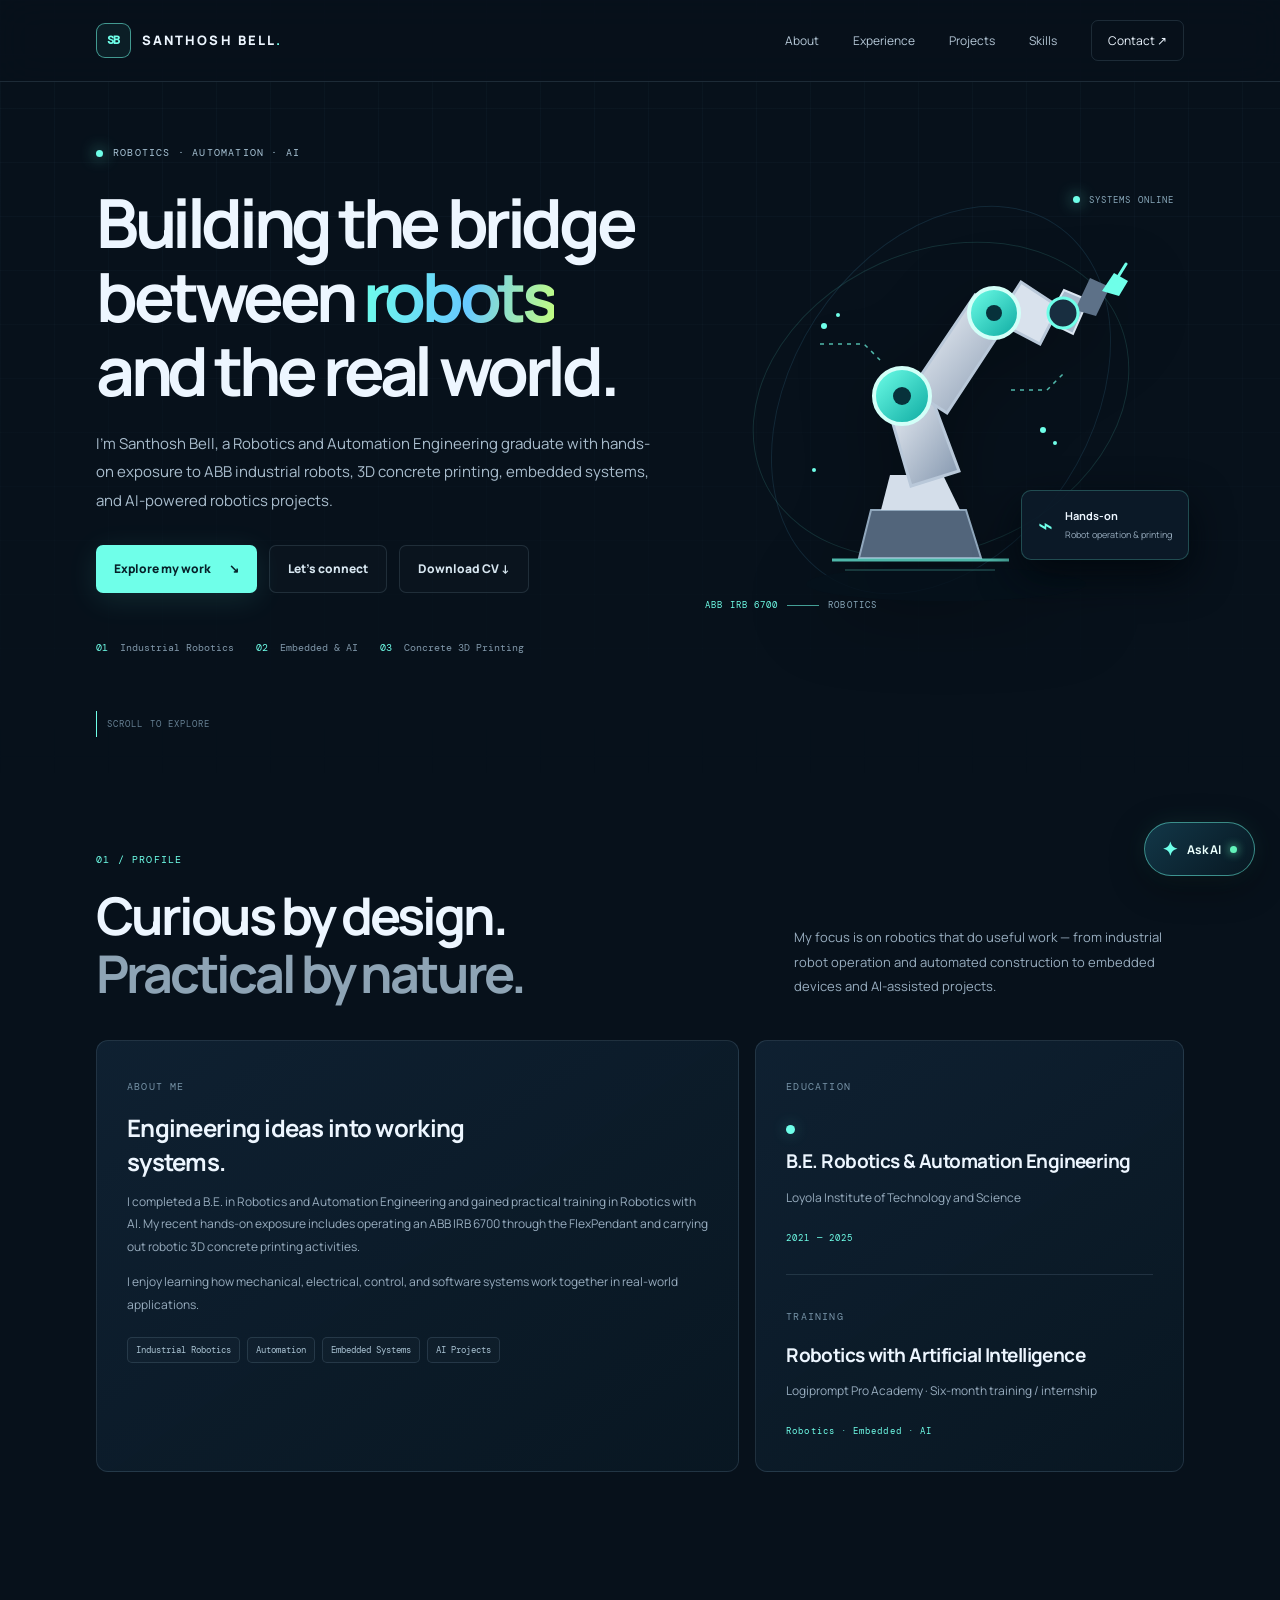
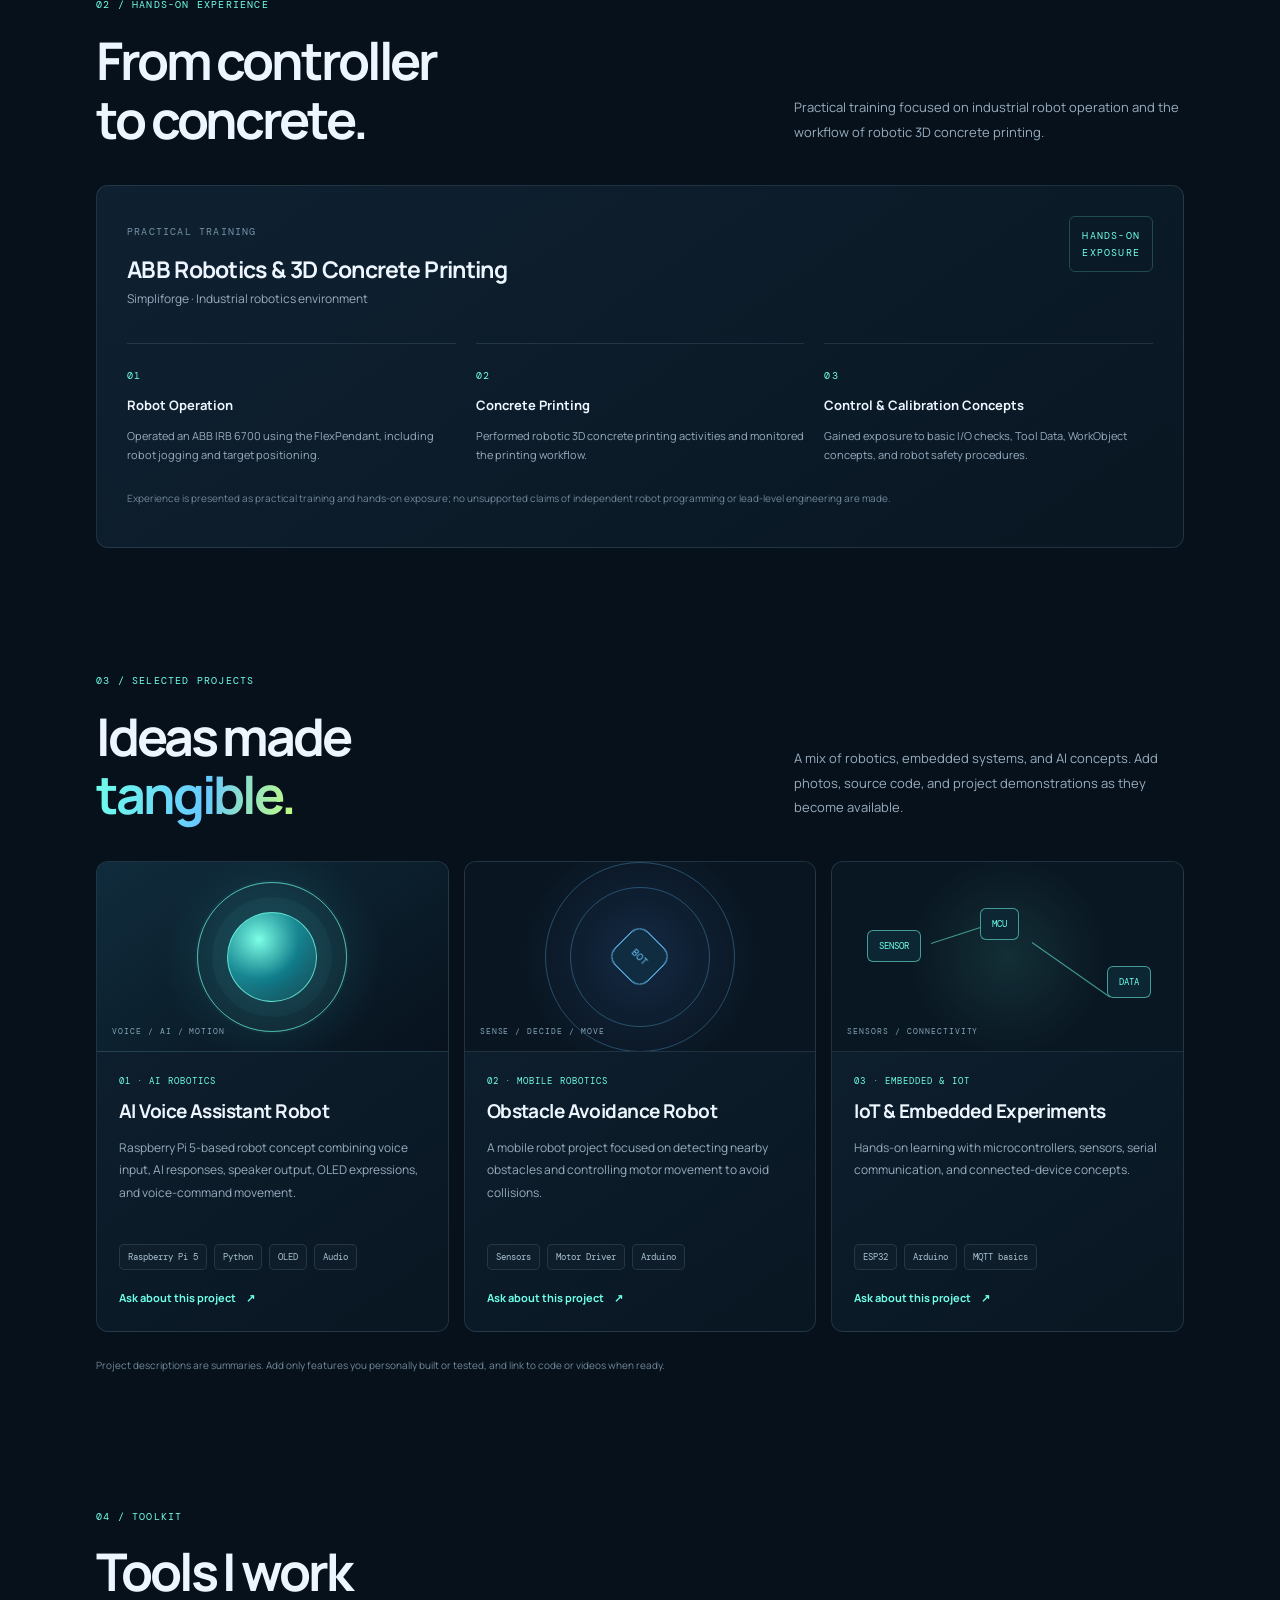
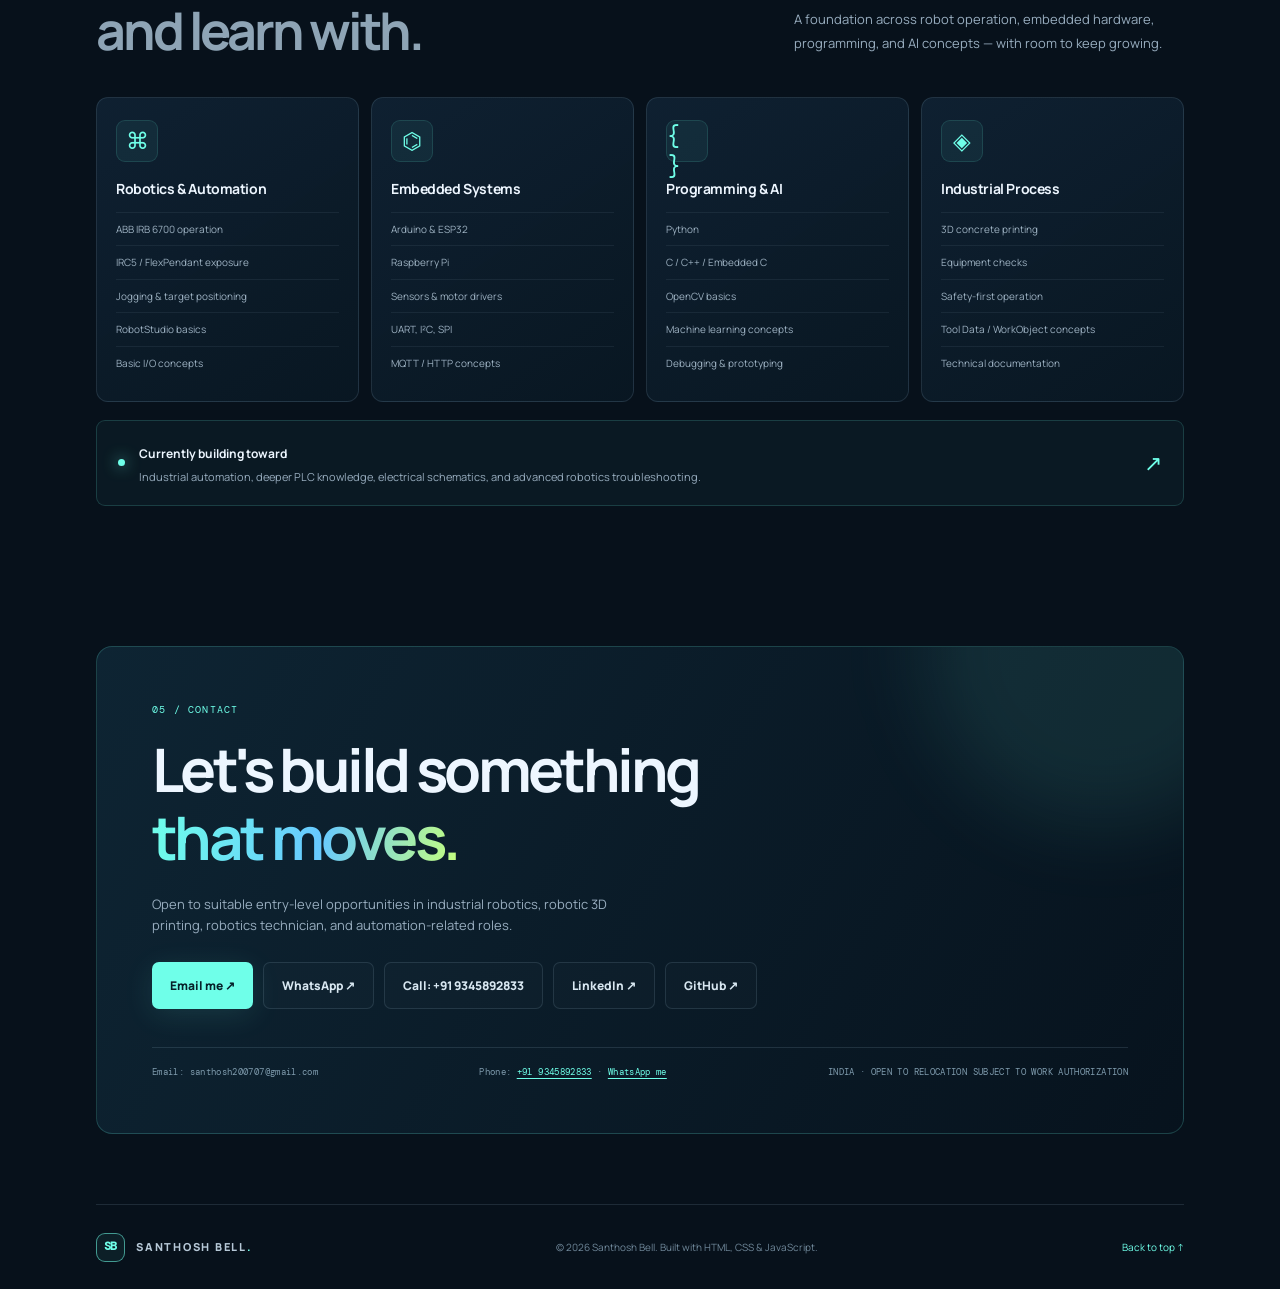
<file: index.html>
<!DOCTYPE html>
<html lang="en">
<head>
  <meta charset="UTF-8" />
  <meta name="viewport" content="width=device-width, initial-scale=1.0" />
  <meta name="description" content="Santhosh Bell — Robotics and Automation Engineer portfolio showcasing ABB robot operation, 3D concrete printing, AI robotics, and embedded systems projects." />
  <title>Santhosh Bell | Robotics & Automation</title>
  <link rel="preconnect" href="https://fonts.googleapis.com">
  <link rel="preconnect" href="https://fonts.gstatic.com" crossorigin>
  <link href="https://fonts.googleapis.com/css2?family=DM+Mono:wght@400;500&family=Manrope:wght@400;500;600;700;800&display=swap" rel="stylesheet">
  <link rel="stylesheet" href="style.css" />
</head>
<body>
  <div class="background-grid" aria-hidden="true"></div>
  <header class="site-header">
    <a class="brand" href="#home" aria-label="Santhosh Bell home"><span class="brand-mark">SB</span><span>SANTHOSH BELL<span class="brand-dot">.</span></span></a>
    <button class="menu-toggle" id="menuToggle" aria-label="Toggle navigation" aria-expanded="false">☰</button>
    <nav id="navMenu">
      <a href="#about">About</a><a href="#experience">Experience</a><a href="#projects">Projects</a><a href="#skills">Skills</a><a class="nav-contact" href="#contact">Contact ↗</a>
    </nav>
  </header>

  <main>
    <section class="hero section-wrap" id="home">
      <div class="hero-copy">
        <div class="eyebrow"><span class="status-dot"></span> ROBOTICS · AUTOMATION · AI</div>
        <h1>Building the bridge between <span class="gradient-text">robots</span> and the real world.</h1>
        <p class="hero-lead">I'm Santhosh Bell, a Robotics and Automation Engineering graduate with hands-on exposure to ABB industrial robots, 3D concrete printing, embedded systems, and AI-powered robotics projects.</p>
        <div class="hero-actions"><a class="button button-primary" href="#projects">Explore my work <span>↘</span></a><a class="button button-secondary" href="#contact">Let's connect</a><a class="button button-secondary" href="Santhosh_Bell_CV.pdf" download>Download CV ↓</a></div>
        <div class="hero-meta"><span><b>01</b> Industrial Robotics</span><span><b>02</b> Embedded & AI</span><span><b>03</b> Concrete 3D Printing</span></div>
      </div>
      <div class="hero-visual" aria-label="Stylized robotics system illustration">
        <div class="orbit orbit-one"></div><div class="orbit orbit-two"></div>
        <div class="visual-label label-top"><span class="mini-dot"></span> SYSTEMS ONLINE</div>
        <svg class="robot-svg" viewBox="0 0 440 460" role="img" aria-label="Abstract industrial robot arm illustration">
          <defs><linearGradient id="armGrad" x1="0" y1="0" x2="1" y2="1"><stop offset="0" stop-color="#f8fbff"/><stop offset="1" stop-color="#8295ad"/></linearGradient><linearGradient id="jointGrad" x1="0" y1="0" x2="1" y2="1"><stop offset="0" stop-color="#6fffe9"/><stop offset="1" stop-color="#0ca9a0"/></linearGradient></defs>
          <ellipse cx="225" cy="414" rx="140" ry="17" fill="#06121c" opacity=".8"/>
          <path d="M138 388 L150 340 L245 340 L260 388 Z" fill="#52657b" stroke="#91a8bd" stroke-width="2"/>
          <path d="M160 340 L169 305 L222 305 L239 340 Z" fill="#d4deea"/>
          <path d="M190 316 L163 223 L203 207 L238 301 Z" fill="url(#armGrad)" stroke="#b9c8d9" stroke-width="3"/>
          <path d="M190 220 L254 125 L289 147 L226 243 Z" fill="url(#armGrad)" stroke="#b9c8d9" stroke-width="3"/>
          <path d="M275 151 L319 174 L338 137 L300 112 Z" fill="#d9e2ed" stroke="#b9c8d9" stroke-width="3"/>
          <path d="M326 151 L352 164 L367 130 L343 120 Z" fill="#a8b9cc" stroke="#dce7f2" stroke-width="2"/>
          <path d="M354 140 L375 146 L389 117 L369 108 Z" fill="#5d7188"/>
          <circle cx="181" cy="226" r="28" fill="url(#jointGrad)" stroke="#d3fff8" stroke-width="4"/><circle cx="181" cy="226" r="9" fill="#07313b"/>
          <circle cx="273" cy="143" r="25" fill="url(#jointGrad)" stroke="#d3fff8" stroke-width="4"/><circle cx="273" cy="143" r="8" fill="#07313b"/>
          <circle cx="342" cy="143" r="15" fill="#182e40" stroke="#6fffe9" stroke-width="3"/>
          <path d="M381 121 L398 126 L407 111 L393 103 Z" fill="#6fffe9"/><path d="M392 115 L405 94" stroke="#6fffe9" stroke-width="3" stroke-linecap="round"/>
          <path d="M111 390 H288" stroke="#6fffe9" stroke-width="3" opacity=".7"/><path d="M124 400 H274" stroke="#6fffe9" stroke-width="1" opacity=".35"/>
          <g fill="#6fffe9"><circle cx="103" cy="156" r="3"/><circle cx="117" cy="145" r="2"/><circle cx="322" cy="260" r="3"/><circle cx="334" cy="273" r="2"/><circle cx="93" cy="300" r="2"/></g>
          <path d="M99 174 L143 174 L159 190" stroke="#6fffe9" stroke-width="1.5" stroke-dasharray="4 5" fill="none" opacity=".7"/>
          <path d="M290 220 L326 220 L344 202" stroke="#6fffe9" stroke-width="1.5" stroke-dasharray="4 5" fill="none" opacity=".7"/>
        </svg>
        <div class="visual-label label-bottom"><span class="mono">ABB IRB 6700</span><span class="tiny-line"></span><span>ROBOTICS</span></div>
        <div class="floating-card"><span class="card-icon">⌁</span><div><strong>Hands-on</strong><small>Robot operation & printing</small></div></div>
      </div>
      <div class="scroll-hint"><span></span> SCROLL TO EXPLORE</div>
    </section>

    <section class="section-wrap section-block" id="about">
      <div class="section-heading"><div><span class="section-index">01 / PROFILE</span><h2>Curious by design.<br><span class="muted">Practical by nature.</span></h2></div><p class="section-intro">My focus is on robotics that do useful work — from industrial robot operation and automated construction to embedded devices and AI-assisted projects.</p></div>
      <div class="about-grid">
        <article class="info-card about-main"><span class="card-kicker">ABOUT ME</span><h3>Engineering ideas into working systems.</h3><p>I completed a B.E. in Robotics and Automation Engineering and gained practical training in Robotics with AI. My recent hands-on exposure includes operating an ABB IRB 6700 through the FlexPendant and carrying out robotic 3D concrete printing activities.</p><p>I enjoy learning how mechanical, electrical, control, and software systems work together in real-world applications.</p><div class="tag-row"><span>Industrial Robotics</span><span>Automation</span><span>Embedded Systems</span><span>AI Projects</span></div></article>
        <article class="info-card education-card"><span class="card-kicker">EDUCATION</span><div class="timeline-dot"></div><h3>B.E. Robotics & Automation Engineering</h3><p>Loyola Institute of Technology and Science</p><span class="date-label">2021 — 2025</span><div class="divider"></div><span class="card-kicker">TRAINING</span><h3>Robotics with Artificial Intelligence</h3><p>Logiprompt Pro Academy · Six-month training / internship</p><span class="date-label">Robotics · Embedded · AI</span></article>
      </div>
    </section>

    <section class="section-wrap section-block" id="experience">
      <div class="section-heading"><div><span class="section-index">02 / HANDS-ON EXPERIENCE</span><h2>From controller<br>to concrete.</h2></div><p class="section-intro">Practical training focused on industrial robot operation and the workflow of robotic 3D concrete printing.</p></div>
      <div class="experience-card"><div class="experience-top"><div><span class="card-kicker">PRACTICAL TRAINING</span><h3>ABB Robotics & 3D Concrete Printing</h3><p class="experience-company">Simpliforge · Industrial robotics environment</p></div><div class="experience-badge">HANDS-ON<br>EXPOSURE</div></div><div class="experience-details"><div><span class="detail-number">01</span><h4>Robot Operation</h4><p>Operated an ABB IRB 6700 using the FlexPendant, including robot jogging and target positioning.</p></div><div><span class="detail-number">02</span><h4>Concrete Printing</h4><p>Performed robotic 3D concrete printing activities and monitored the printing workflow.</p></div><div><span class="detail-number">03</span><h4>Control & Calibration Concepts</h4><p>Gained exposure to basic I/O checks, Tool Data, WorkObject concepts, and robot safety procedures.</p></div></div><p class="honesty-note">Experience is presented as practical training and hands-on exposure; no unsupported claims of independent robot programming or lead-level engineering are made.</p></div>
    </section>

    <section class="section-wrap section-block" id="projects">
      <div class="section-heading"><div><span class="section-index">03 / SELECTED PROJECTS</span><h2>Ideas made<br><span class="gradient-text">tangible.</span></h2></div><p class="section-intro">A mix of robotics, embedded systems, and AI concepts. Add photos, source code, and project demonstrations as they become available.</p></div>
      <div class="project-grid">
        <article class="project-card project-featured"><div class="project-art art-voice"><div class="voice-orb"></div><div class="sound-wave wave-a"></div><div class="sound-wave wave-b"></div><span class="art-caption">VOICE / AI / MOTION</span></div><div class="project-content"><div class="project-type">01 · AI ROBOTICS</div><h3>AI Voice Assistant Robot</h3><p>Raspberry Pi 5-based robot concept combining voice input, AI responses, speaker output, OLED expressions, and voice-command movement.</p><div class="tag-row"><span>Raspberry Pi 5</span><span>Python</span><span>OLED</span><span>Audio</span></div><a class="text-link" href="#contact">Ask about this project <span>↗</span></a></div></article>
        <article class="project-card"><div class="project-art art-obstacle"><div class="radar-ring ring-one"></div><div class="radar-ring ring-two"></div><div class="radar-center">BOT</div><span class="art-caption">SENSE / DECIDE / MOVE</span></div><div class="project-content"><div class="project-type">02 · MOBILE ROBOTICS</div><h3>Obstacle Avoidance Robot</h3><p>A mobile robot project focused on detecting nearby obstacles and controlling motor movement to avoid collisions.</p><div class="tag-row"><span>Sensors</span><span>Motor Driver</span><span>Arduino</span></div><a class="text-link" href="#contact">Ask about this project <span>↗</span></a></div></article>
        <article class="project-card"><div class="project-art art-iot"><div class="iot-node node-one">SENSOR</div><div class="iot-node node-two">MCU</div><div class="iot-node node-three">DATA</div><div class="iot-link link-one"></div><div class="iot-link link-two"></div><span class="art-caption">SENSORS / CONNECTIVITY</span></div><div class="project-content"><div class="project-type">03 · EMBEDDED & IOT</div><h3>IoT & Embedded Experiments</h3><p>Hands-on learning with microcontrollers, sensors, serial communication, and connected-device concepts.</p><div class="tag-row"><span>ESP32</span><span>Arduino</span><span>MQTT basics</span></div><a class="text-link" href="#contact">Ask about this project <span>↗</span></a></div></article>
      </div>
      <p class="project-disclaimer">Project descriptions are summaries. Add only features you personally built or tested, and link to code or videos when ready.</p>
    </section>

    <section class="section-wrap section-block" id="skills">
      <div class="section-heading"><div><span class="section-index">04 / TOOLKIT</span><h2>Tools I work<br><span class="muted">and learn with.</span></h2></div><p class="section-intro">A foundation across robot operation, embedded hardware, programming, and AI concepts — with room to keep growing.</p></div>
      <div class="skills-grid">
        <article class="skill-card"><div class="skill-symbol">⌘</div><h3>Robotics & Automation</h3><ul><li>ABB IRB 6700 operation</li><li>IRC5 / FlexPendant exposure</li><li>Jogging & target positioning</li><li>RobotStudio basics</li><li>Basic I/O concepts</li></ul></article>
        <article class="skill-card"><div class="skill-symbol">⌬</div><h3>Embedded Systems</h3><ul><li>Arduino & ESP32</li><li>Raspberry Pi</li><li>Sensors & motor drivers</li><li>UART, I²C, SPI</li><li>MQTT / HTTP concepts</li></ul></article>
        <article class="skill-card"><div class="skill-symbol">{ }</div><h3>Programming & AI</h3><ul><li>Python</li><li>C / C++ / Embedded C</li><li>OpenCV basics</li><li>Machine learning concepts</li><li>Debugging & prototyping</li></ul></article>
        <article class="skill-card"><div class="skill-symbol">◈</div><h3>Industrial Process</h3><ul><li>3D concrete printing</li><li>Equipment checks</li><li>Safety-first operation</li><li>Tool Data / WorkObject concepts</li><li>Technical documentation</li></ul></article>
      </div>
      <div class="learning-strip"><span class="learning-pulse"></span><div><strong>Currently building toward</strong><p>Industrial automation, deeper PLC knowledge, electrical schematics, and advanced robotics troubleshooting.</p></div><span class="learning-arrow">↗</span></div>
    </section>

    <section class="section-wrap contact-section" id="contact">
      <div class="contact-panel"><div class="contact-glow"></div><span class="section-index">05 / CONTACT</span><h2>Let's build something<br><span class="gradient-text">that moves.</span></h2><p>Open to suitable entry-level opportunities in industrial robotics, robotic 3D printing, robotics technician, and automation-related roles.</p><div class="contact-actions"><a class="button button-primary" href="mailto:santhosh200707@gmail.com">Email me ↗</a><a class="button button-secondary" href="https://wa.me/919345892833?text=Hello%20Santhosh%2C%20I%20visited%20your%20robotics%20portfolio." target="_blank" rel="noreferrer" aria-label="Contact Santhosh on WhatsApp">WhatsApp ↗</a><a class="button button-secondary" href="tel:+919345892833">Call: +91 9345892833</a><a class="button button-secondary" href="https://www.linkedin.com/in/santhosh-bell-598b78370/" target="_blank" rel="noreferrer">LinkedIn ↗</a><a class="button button-secondary" href="https://github.com/Santhosh-Bell" target="_blank" rel="noreferrer">GitHub ↗</a></div><div class="contact-foot"><span>Email: santhosh200707@gmail.com</span><span>Phone: <a href="tel:+919345892833">+91 9345892833</a> · <a href="https://wa.me/919345892833" target="_blank" rel="noreferrer">WhatsApp me</a></span><span>INDIA · OPEN TO RELOCATION SUBJECT TO WORK AUTHORIZATION</span></div></div>
    </section>
  </main>
  <footer class="site-footer"><a class="brand" href="#home"><span class="brand-mark">SB</span><span>SANTHOSH BELL<span class="brand-dot">.</span></span></a><span>© <span id="year"></span> Santhosh Bell. Built with HTML, CSS & JavaScript.</span><a href="#home">Back to top ↑</a></footer>

  <button class="chat-launcher" id="chatLauncher" type="button" aria-label="Open portfolio assistant" aria-expanded="false"><span class="chat-launcher-icon">✦</span><span>Ask AI</span><span class="chat-online-dot"></span></button>
  <aside class="chat-panel" id="chatPanel" aria-label="Portfolio assistant" aria-hidden="true">
    <div class="chat-header"><div class="chat-avatar">SB<span></span></div><div class="chat-heading"><strong>Portfolio Assistant</strong><small><i></i> Ready to answer questions</small></div><button class="chat-close" id="chatClose" type="button" aria-label="Close chat">×</button></div>
    <div class="chat-context">Ask about Santhosh’s skills, ABB robot training, projects, education, or contact details.</div>
    <div class="chat-messages" id="chatMessages" aria-live="polite"><div class="chat-message assistant-message"><span class="message-avatar">✦</span><div class="message-bubble"><strong>Hello!</strong><br>I'm the portfolio assistant. Ask about Santhosh’s robotics experience, projects, skills, education, or job interests.</div></div></div>
    <div class="chat-suggestions" id="chatSuggestions"><button type="button" data-question="Tell me about Santhosh's ABB robot experience">ABB experience</button><button type="button" data-question="Explain the AI Voice Assistant Robot project">AI robot project</button><button type="button" data-question="What jobs is Santhosh looking for?">Target roles</button></div>
    <form class="chat-form" id="chatForm"><label class="sr-only" for="chatInput">Ask a question</label><textarea id="chatInput" rows="1" placeholder="Ask something about this portfolio…" maxlength="500" required></textarea><button id="chatSend" type="submit" aria-label="Send message">➤</button></form>
    <div class="chat-disclaimer">Portfolio-grounded assistant · No unsupported experience claims</div>
  </aside>
  <script src="script.js"></script>
</body>
</html>
</file>
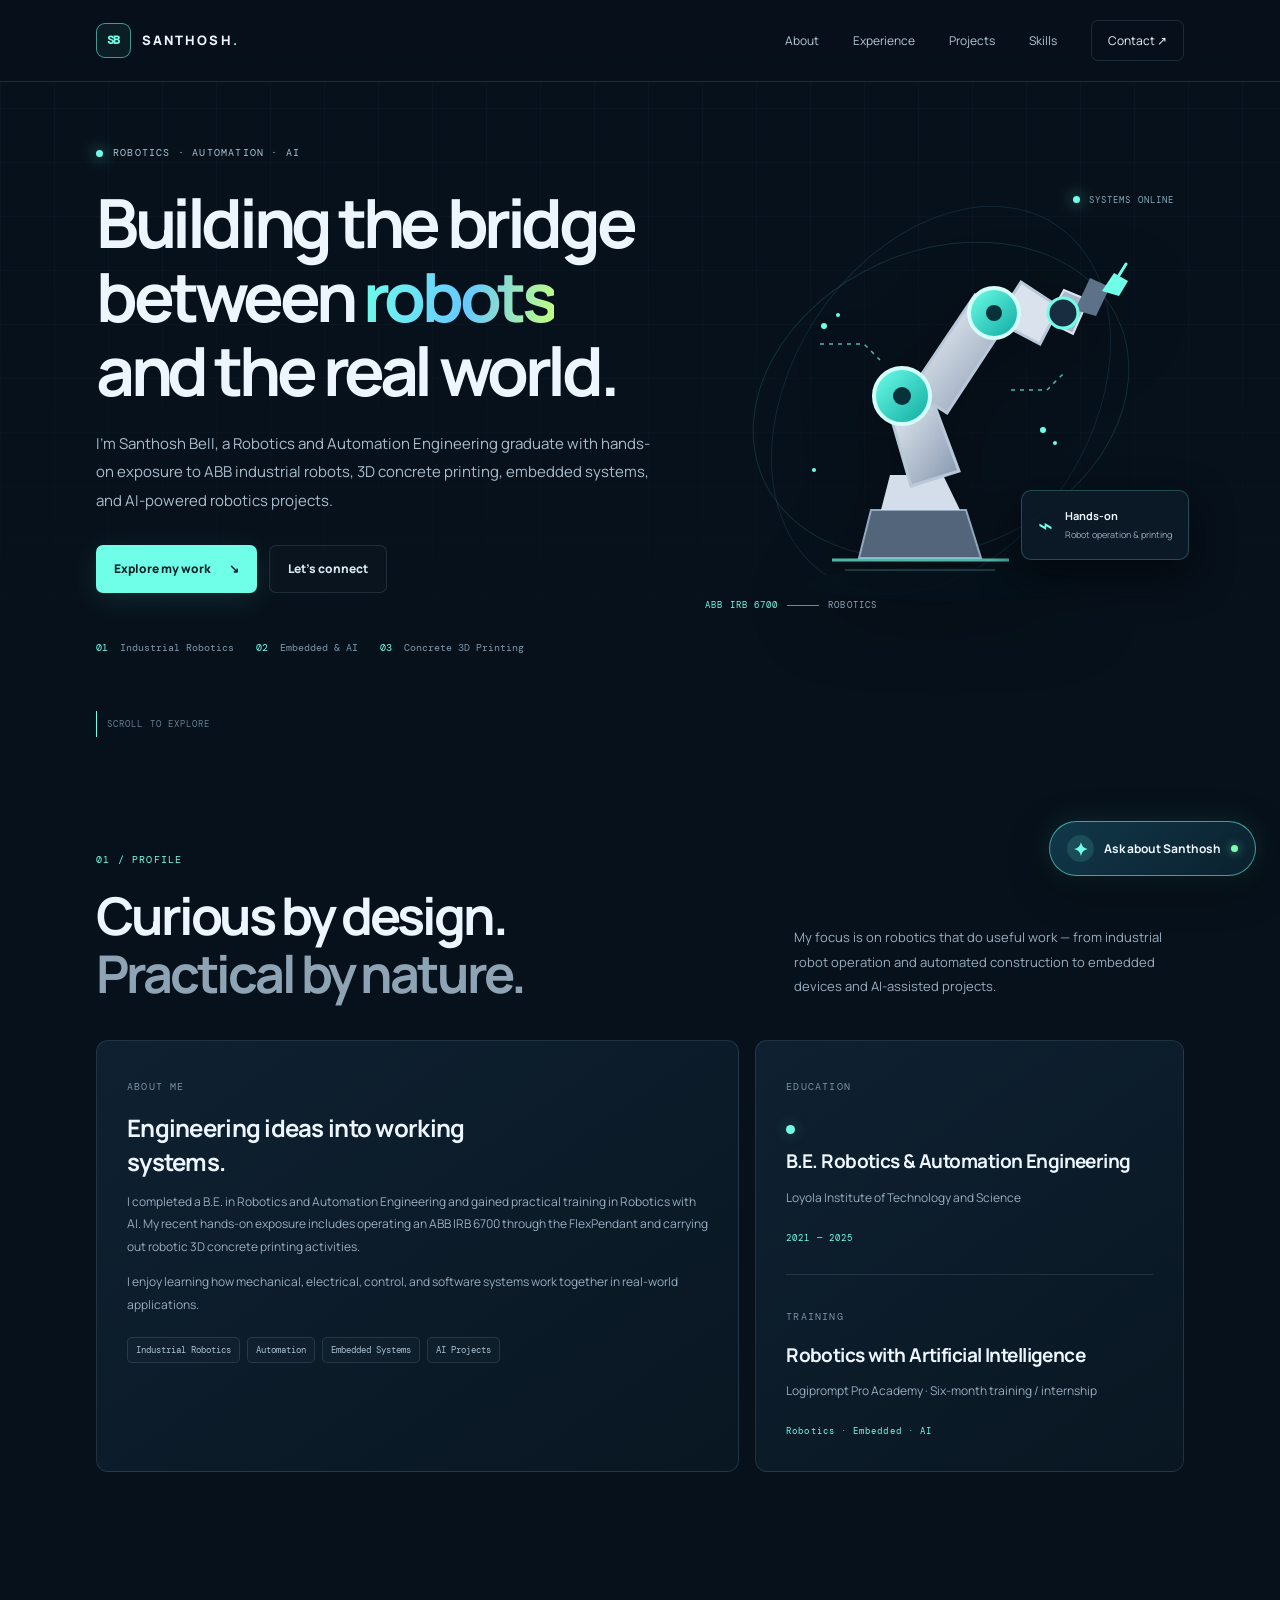
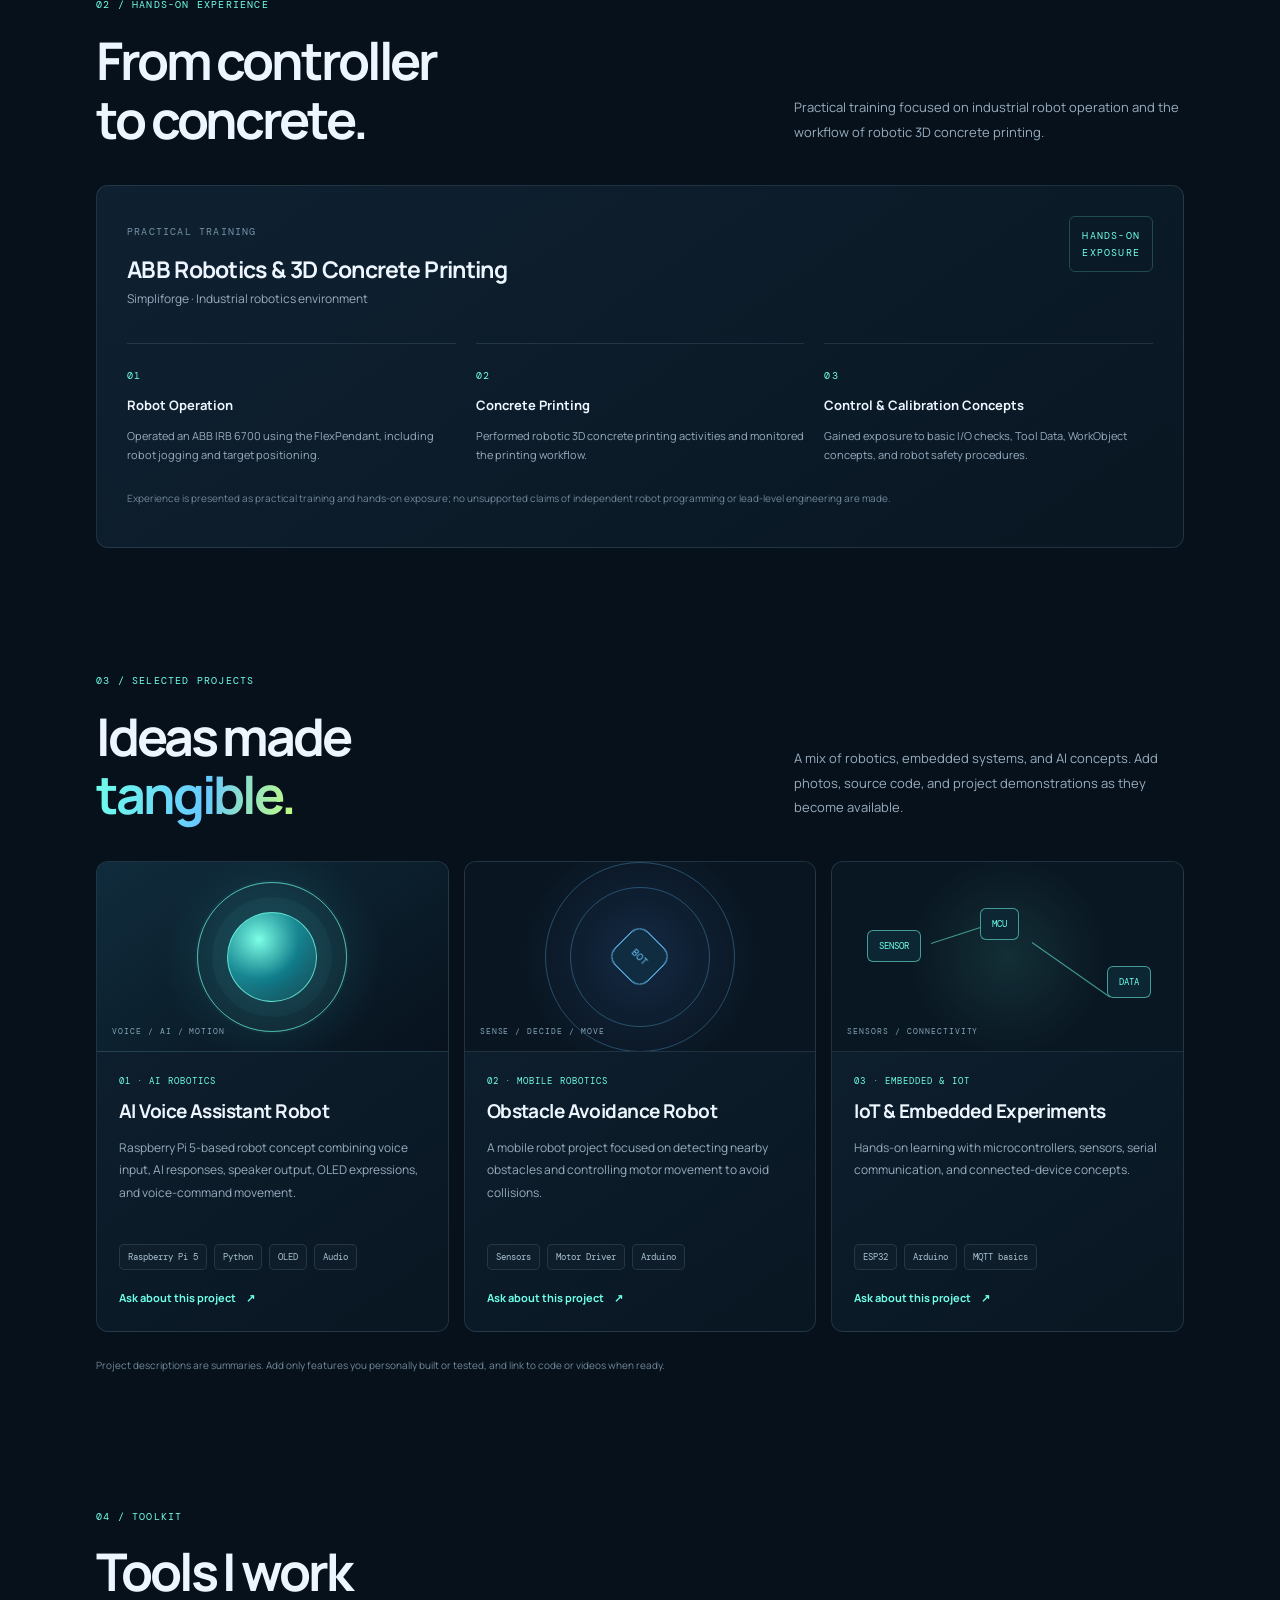
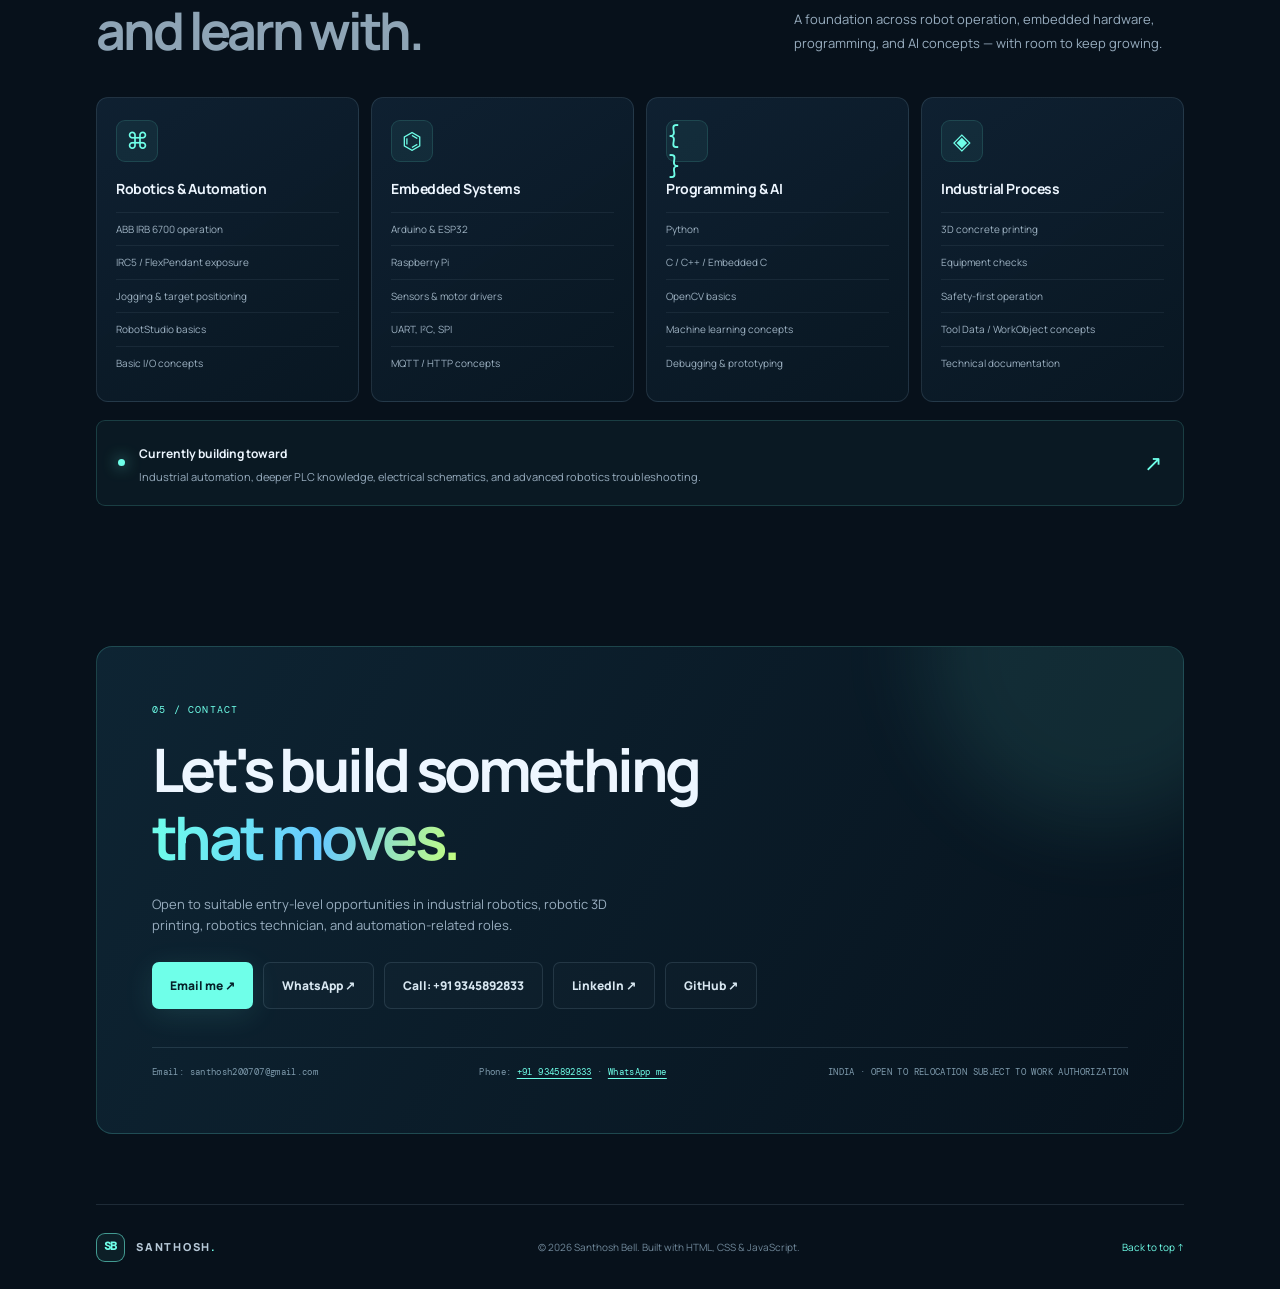
<file: single_file_portfolio_backup.html>
<!DOCTYPE html>
<html lang="en">
<head>
  <meta charset="UTF-8" />
  <meta name="viewport" content="width=device-width, initial-scale=1.0" />
  <meta name="description" content="Santhosh Bell — Robotics and Automation Engineer portfolio showcasing ABB robot operation, 3D concrete printing, AI robotics, and embedded systems projects." />
  <title>Santhosh Bell | Robotics & Automation</title>
  <link rel="preconnect" href="https://fonts.googleapis.com">
  <link rel="preconnect" href="https://fonts.gstatic.com" crossorigin>
  <link href="https://fonts.googleapis.com/css2?family=DM+Mono:wght@400;500&family=Manrope:wght@400;500;600;700;800&display=swap" rel="stylesheet">
  <style>
:root{--bg:#07111b;--panel:#0d1b29;--panel-2:#102233;--line:rgba(171,203,226,.14);--text:#edf6ff;--muted:#98adbf;--teal:#6fffe9;--cyan:#67c9ff;--lime:#c5ff7d;--font:'Manrope',sans-serif;--mono:'DM Mono',monospace}*{box-sizing:border-box}html{scroll-behavior:smooth;scroll-padding-top:90px}body{margin:0;background:var(--bg);color:var(--text);font-family:var(--font);line-height:1.65;overflow-x:hidden}a{color:inherit;text-decoration:none}.background-grid{position:fixed;inset:0;pointer-events:none;z-index:-1;background-image:linear-gradient(rgba(122,173,206,.045) 1px,transparent 1px),linear-gradient(90deg,rgba(122,173,206,.045) 1px,transparent 1px);background-size:54px 54px;mask-image:linear-gradient(to bottom,black,transparent 90%)}.site-header{height:82px;padding:0 7.5%;display:flex;align-items:center;justify-content:space-between;border-bottom:1px solid var(--line);background:rgba(7,17,27,.86);backdrop-filter:blur(18px);position:sticky;top:0;z-index:20}.brand{display:inline-flex;align-items:center;gap:11px;font-size:13px;font-weight:800;letter-spacing:.16em}.brand-mark{width:35px;height:35px;border:1px solid rgba(111,255,233,.55);border-radius:9px;display:grid;place-items:center;font-family:var(--mono);font-size:12px;color:var(--teal);letter-spacing:-.06em;background:rgba(111,255,233,.06)}.brand-dot{color:var(--teal)}nav{display:flex;align-items:center;gap:34px;font-size:12px;color:#b6c8d7}nav a{transition:color .2s}nav a:hover{color:var(--teal)}.nav-contact{padding:10px 16px;border:1px solid var(--line);border-radius:7px;color:var(--text)}.menu-toggle{display:none;background:none;border:0;color:var(--text);font-size:23px}.section-wrap{width:min(1120px,85%);margin-inline:auto}.hero{min-height:680px;display:grid;grid-template-columns:1.08fr .92fr;align-items:center;position:relative;padding-top:45px;padding-bottom:90px;gap:30px}.eyebrow,.section-index,.card-kicker,.project-type,.date-label,.visual-label,.scroll-hint,.experience-badge,.detail-number,.art-caption{font-family:var(--mono);font-size:10px;letter-spacing:.12em}.eyebrow{color:#a8c3d5;display:flex;align-items:center;gap:10px}.status-dot,.mini-dot,.learning-pulse{width:7px;height:7px;background:var(--teal);border-radius:50%;box-shadow:0 0 15px rgba(111,255,233,.85)}h1{font-size:clamp(42px,5.3vw,69px);line-height:1.09;letter-spacing:-.065em;margin:24px 0 22px;font-weight:700;max-width:660px}.gradient-text{background:linear-gradient(100deg,var(--teal),var(--cyan) 55%,var(--lime));-webkit-background-clip:text;background-clip:text;color:transparent}.hero-lead{font-size:15px;line-height:1.9;color:#a9bdcd;max-width:590px}.hero-actions{display:flex;gap:12px;margin-top:30px;flex-wrap:wrap}.button{display:inline-flex;align-items:center;gap:18px;justify-content:center;padding:13px 18px;border-radius:7px;font-size:12px;font-weight:800;transition:transform .2s,border-color .2s}.button:hover{transform:translateY(-3px)}.button-primary{background:var(--teal);color:#062029;box-shadow:0 6px 30px rgba(111,255,233,.11)}.button-secondary{border:1px solid var(--line);color:#d8e7f1;background:rgba(255,255,255,.015)}.button-secondary:hover{border-color:rgba(111,255,233,.55)}.hero-meta{display:flex;gap:22px;flex-wrap:wrap;margin-top:48px;color:#8198aa;font:10px var(--mono)}.hero-meta b{color:var(--teal);font-weight:400;margin-right:6px}.hero-visual{height:490px;position:relative;display:grid;place-items:center}.orbit{position:absolute;border:1px solid rgba(111,255,233,.13);border-radius:50%;transform:rotate(-24deg)}.orbit-one{width:390px;height:300px}.orbit-two{width:300px;height:420px;transform:rotate(33deg);border-color:rgba(103,201,255,.12)}.robot-svg{width:min(100%,440px);height:auto;position:relative;z-index:2;filter:drop-shadow(0 18px 35px rgba(0,0,0,.3))}.visual-label{position:absolute;z-index:3;color:#89a8ba;font-size:9px;display:flex;align-items:center;gap:9px}.label-top{top:38px;right:10px}.label-bottom{bottom:32px;left:8px}.mono{color:var(--teal)}.tiny-line{width:32px;height:1px;background:var(--teal);opacity:.6}.floating-card{position:absolute;right:-5px;bottom:85px;z-index:4;display:flex;align-items:center;gap:12px;background:rgba(13,27,41,.92);border:1px solid rgba(111,255,233,.22);padding:13px 16px;border-radius:10px;box-shadow:0 15px 40px #02080e}.card-icon{font-size:25px;color:var(--teal)}.floating-card strong,.floating-card small{display:block}.floating-card strong{font-size:11px}.floating-card small{font-size:9px;color:var(--muted);margin-top:2px}.scroll-hint{position:absolute;bottom:25px;left:0;display:flex;align-items:center;gap:10px;color:#668093;font-size:9px}.scroll-hint span{height:26px;width:1px;background:var(--teal)}.section-block{padding-top:90px;padding-bottom:35px}.section-heading{display:flex;justify-content:space-between;align-items:end;gap:50px;margin-bottom:36px}.section-index{color:var(--teal);display:block;margin-bottom:18px}.section-heading h2,.contact-panel h2{font-size:clamp(34px,4.2vw,52px);line-height:1.13;letter-spacing:-.06em;margin:0}.muted{color:#8ea4b5}.section-intro{max-width:390px;color:var(--muted);font-size:13px;line-height:1.9;margin:0 0 5px}.about-grid{display:grid;grid-template-columns:1.2fr .8fr;gap:16px}.info-card,.experience-card,.project-card,.skill-card{border:1px solid var(--line);background:linear-gradient(145deg,rgba(16,34,51,.92),rgba(9,23,35,.94));border-radius:12px}.info-card{padding:30px}.card-kicker{color:#7693a7}.info-card h3,.experience-card h3,.project-content h3,.skill-card h3{font-size:19px;letter-spacing:-.03em;line-height:1.4;margin:14px 0 10px}.info-card p,.project-content p{color:var(--muted);font-size:12px;line-height:1.9}.about-main h3{font-size:24px;max-width:400px}.tag-row{display:flex;flex-wrap:wrap;gap:7px;margin-top:20px}.tag-row span{font:9px var(--mono);color:#a9c3d3;border:1px solid rgba(151,185,207,.17);background:rgba(255,255,255,.02);border-radius:5px;padding:6px 8px}.education-card{position:relative}.timeline-dot{width:9px;height:9px;background:var(--teal);border-radius:50%;margin-top:28px;box-shadow:0 0 15px rgba(111,255,233,.3)}.date-label{display:inline-block;color:var(--teal);margin-top:6px;font-size:9px}.divider{height:1px;background:var(--line);margin:26px 0}.experience-card{padding:30px}.experience-top{display:flex;justify-content:space-between;gap:20px;align-items:start}.experience-top h3{font-size:23px;margin:10px 0 4px}.experience-company{font-size:12px;color:var(--muted);margin:0}.experience-badge{color:var(--teal);text-align:right;border:1px solid rgba(111,255,233,.22);padding:10px 12px;border-radius:6px;line-height:1.7}.experience-details{display:grid;grid-template-columns:repeat(3,1fr);gap:20px;margin-top:34px}.experience-details>div{border-top:1px solid var(--line);padding-top:16px}.detail-number{color:var(--teal)}.experience-details h4{font-size:13px;margin:9px 0}.experience-details p{font-size:11px;color:var(--muted);line-height:1.8;margin:0}.honesty-note,.project-disclaimer{font-size:10px;color:#70899b;line-height:1.8;margin-top:24px}.project-grid{display:grid;grid-template-columns:repeat(3,1fr);gap:15px}.project-card{overflow:hidden;transition:transform .25s,border-color .25s}.project-card:hover{transform:translateY(-5px);border-color:rgba(111,255,233,.35)}.project-art{height:190px;position:relative;overflow:hidden;background:#091722;border-bottom:1px solid var(--line);display:grid;place-items:center}.art-voice{background:radial-gradient(circle at center,rgba(32,116,127,.38),transparent 55%),linear-gradient(145deg,#102c3c,#07121d)}.voice-orb{width:90px;height:90px;border-radius:50%;border:1px solid rgba(111,255,233,.8);box-shadow:0 0 0 15px rgba(111,255,233,.04),0 0 0 32px rgba(111,255,233,.035),inset 0 0 28px rgba(111,255,233,.2);background:radial-gradient(circle at 35% 30%,#7effe6,#117d8b 48%,#092536);z-index:2}.sound-wave{position:absolute;width:150px;height:150px;border:1px solid rgba(111,255,233,.4);border-radius:50%;animation:pulse 3s infinite}.wave-b{animation-delay:1.5s}.art-caption{position:absolute;bottom:13px;left:15px;color:#82a3b7;font-size:8px}.art-obstacle{background:radial-gradient(circle at center,rgba(87,147,255,.15),transparent 58%),#091622}.radar-ring{position:absolute;border:1px solid rgba(103,201,255,.3);border-radius:50%;width:90px;height:90px}.ring-one{width:140px;height:140px}.ring-two{width:190px;height:190px}.radar-center{z-index:2;border:1px solid var(--cyan);background:#102c40;color:var(--cyan);width:47px;height:47px;border-radius:12px;display:grid;place-items:center;font:10px var(--mono);transform:rotate(45deg)}.radar-center::first-line{transform:rotate(-45deg)}.art-iot{background:radial-gradient(circle at 50% 50%,rgba(111,255,233,.1),transparent 50%),#091722}.iot-node{position:absolute;border:1px solid rgba(111,255,233,.55);border-radius:6px;padding:9px 11px;background:#0d2634;color:var(--teal);font:9px var(--mono);z-index:2}.node-one{left:10%;top:36%}.node-two{left:42%;top:24%}.node-three{right:9%;top:55%}.iot-link{position:absolute;height:1px;background:var(--teal);opacity:.55;transform-origin:left}.link-one{width:90px;left:28%;top:43%;transform:rotate(-18deg)}.link-two{width:95px;left:57%;top:42%;transform:rotate(35deg)}.project-content{padding:22px}.project-type{color:var(--teal);font-size:9px}.project-content h3{margin:9px 0}.project-content p{min-height:91px}.project-content .tag-row{margin-top:16px}.text-link{display:inline-flex;gap:10px;align-items:center;color:var(--teal);font-size:11px;font-weight:700;margin-top:19px}.skills-grid{display:grid;grid-template-columns:repeat(4,1fr);gap:12px}.skill-card{padding:22px 19px}.skill-symbol{font:23px var(--mono);color:var(--teal);width:42px;height:42px;display:grid;place-items:center;background:rgba(111,255,233,.06);border:1px solid rgba(111,255,233,.13);border-radius:9px}.skill-card h3{font-size:14px;margin:17px 0 13px}.skill-card ul{list-style:none;padding:0;margin:0}.skill-card li{font-size:10px;color:#9db2c2;padding:8px 0;border-top:1px solid rgba(171,203,226,.08)}.learning-strip{margin-top:18px;display:flex;align-items:center;gap:14px;border:1px solid rgba(111,255,233,.16);background:rgba(111,255,233,.035);border-radius:9px;padding:18px 21px}.learning-pulse{flex-shrink:0}.learning-strip strong{font-size:12px}.learning-strip p{margin:3px 0 0;color:var(--muted);font-size:11px}.learning-arrow{margin-left:auto;color:var(--teal);font-size:22px}.contact-section{padding-top:105px;padding-bottom:70px}.contact-panel{position:relative;overflow:hidden;border:1px solid rgba(111,255,233,.19);border-radius:16px;padding:55px;background:linear-gradient(120deg,rgba(14,37,52,.98),rgba(7,19,30,.98))}.contact-glow{position:absolute;width:360px;height:360px;border-radius:50%;right:-100px;top:-180px;background:rgba(111,255,233,.09);filter:blur(40px);pointer-events:none}.contact-panel h2{font-size:clamp(38px,5vw,60px);position:relative}.contact-panel>p{color:var(--muted);font-size:13px;max-width:500px;margin:22px 0 25px}.contact-actions{display:flex;gap:10px;flex-wrap:wrap}.contact-foot a{color:var(--teal);text-decoration:underline;text-underline-offset:3px}.contact-foot{border-top:1px solid var(--line);margin-top:38px;padding-top:18px;display:flex;justify-content:space-between;gap:20px;color:#7f9bad;font:9px var(--mono);letter-spacing:.04em;flex-wrap:wrap}.site-footer{width:min(1120px,85%);margin:auto;border-top:1px solid var(--line);min-height:85px;display:flex;align-items:center;justify-content:space-between;gap:18px;color:#71899b;font-size:10px}.site-footer .brand{color:#b6c8d7;font-size:11px}.site-footer .brand-mark{width:29px;height:29px}.site-footer>a:last-child{color:var(--teal)}@keyframes pulse{0%{transform:scale(.7);opacity:.8}100%{transform:scale(1.55);opacity:0}}@media(max-width:900px){.site-header{padding:0 6%;}.section-wrap,.site-footer{width:88%}.hero{grid-template-columns:1fr;gap:0;padding-top:70px}.hero-copy{position:relative;z-index:5}.hero-visual{height:400px;max-width:530px;width:100%;margin:10px auto 0}.robot-svg{max-height:390px}.hero-meta{margin-top:32px}.scroll-hint{bottom:5px}.section-heading{align-items:start;flex-direction:column;gap:16px}.section-intro{max-width:600px}.skills-grid{grid-template-columns:repeat(2,1fr)}.project-content p{min-height:120px}.floating-card{right:5px}.about-grid{grid-template-columns:1fr 1fr}}@media(max-width:640px){.site-header{height:70px}.menu-toggle{display:block}nav{display:none;position:absolute;left:0;right:0;top:69px;padding:18px 6%;background:#091723;border-bottom:1px solid var(--line);flex-direction:column;align-items:stretch;gap:0}nav.open{display:flex}nav a{padding:13px 0;border-bottom:1px solid rgba(171,203,226,.08)}nav .nav-contact{margin-top:10px;text-align:center;border:1px solid var(--line);padding:12px}.section-wrap,.site-footer{width:88%}.hero{min-height:auto;padding-top:56px;padding-bottom:70px}h1{font-size:clamp(40px,11vw,56px)}.hero-lead{font-size:13px}.hero-meta{gap:13px;flex-direction:column}.hero-visual{height:330px;margin-top:20px}.orbit-one{width:280px;height:230px}.orbit-two{width:230px;height:310px}.robot-svg{max-height:325px}.label-top{right:0;top:20px}.label-bottom{left:0;bottom:16px}.floating-card{right:-3px;bottom:45px;padding:10px}.section-block{padding-top:68px}.section-heading h2{font-size:38px}.about-grid,.project-grid,.experience-details{grid-template-columns:1fr}.info-card,.experience-card{padding:23px}.project-art{height:180px}.project-content p{min-height:0}.experience-top{flex-direction:column}.experience-badge{text-align:left}.experience-details{gap:14px}.experience-details>div{padding-top:13px}.skills-grid{grid-template-columns:1fr 1fr;gap:9px}.skill-card{padding:16px 13px}.skill-card h3{font-size:12px}.skill-card li{font-size:9px}.learning-strip{align-items:flex-start;padding:15px}.learning-arrow{display:none}.contact-section{padding-top:75px;padding-bottom:50px}.contact-panel{padding:30px 22px}.contact-panel h2{font-size:39px}.contact-actions{flex-direction:column;align-items:stretch}.contact-foot{flex-direction:column}.site-footer{padding:20px 0;flex-wrap:wrap}.site-footer>span{order:3;width:100%}}@media(prefers-reduced-motion:reduce){html{scroll-behavior:auto}*,*::before,*::after{animation-duration:.01ms!important;animation-iteration-count:1!important;transition-duration:.01ms!important}}

</style>
</head>
<body>
  <div class="background-grid" aria-hidden="true"></div>
  <header class="site-header">
    <a class="brand" href="#home" aria-label="Santhosh Bell home"><span class="brand-mark">SB</span><span>SANTHOSH<span class="brand-dot">.</span></span></a>
    <button class="menu-toggle" id="menuToggle" aria-label="Toggle navigation" aria-expanded="false">☰</button>
    <nav id="navMenu">
      <a href="#about">About</a><a href="#experience">Experience</a><a href="#projects">Projects</a><a href="#skills">Skills</a><a class="nav-contact" href="#contact">Contact ↗</a>
    </nav>
  </header>

  <main>
    <section class="hero section-wrap" id="home">
      <div class="hero-copy">
        <div class="eyebrow"><span class="status-dot"></span> ROBOTICS · AUTOMATION · AI</div>
        <h1>Building the bridge between <span class="gradient-text">robots</span> and the real world.</h1>
        <p class="hero-lead">I'm Santhosh Bell, a Robotics and Automation Engineering graduate with hands-on exposure to ABB industrial robots, 3D concrete printing, embedded systems, and AI-powered robotics projects.</p>
        <div class="hero-actions"><a class="button button-primary" href="#projects">Explore my work <span>↘</span></a><a class="button button-secondary" href="#contact">Let's connect</a></div>
        <div class="hero-meta"><span><b>01</b> Industrial Robotics</span><span><b>02</b> Embedded & AI</span><span><b>03</b> Concrete 3D Printing</span></div>
      </div>
      <div class="hero-visual" aria-label="Stylized robotics system illustration">
        <div class="orbit orbit-one"></div><div class="orbit orbit-two"></div>
        <div class="visual-label label-top"><span class="mini-dot"></span> SYSTEMS ONLINE</div>
        <svg class="robot-svg" viewBox="0 0 440 460" role="img" aria-label="Abstract industrial robot arm illustration">
          <defs><linearGradient id="armGrad" x1="0" y1="0" x2="1" y2="1"><stop offset="0" stop-color="#f8fbff"/><stop offset="1" stop-color="#8295ad"/></linearGradient><linearGradient id="jointGrad" x1="0" y1="0" x2="1" y2="1"><stop offset="0" stop-color="#6fffe9"/><stop offset="1" stop-color="#0ca9a0"/></linearGradient></defs>
          <ellipse cx="225" cy="414" rx="140" ry="17" fill="#06121c" opacity=".8"/>
          <path d="M138 388 L150 340 L245 340 L260 388 Z" fill="#52657b" stroke="#91a8bd" stroke-width="2"/>
          <path d="M160 340 L169 305 L222 305 L239 340 Z" fill="#d4deea"/>
          <path d="M190 316 L163 223 L203 207 L238 301 Z" fill="url(#armGrad)" stroke="#b9c8d9" stroke-width="3"/>
          <path d="M190 220 L254 125 L289 147 L226 243 Z" fill="url(#armGrad)" stroke="#b9c8d9" stroke-width="3"/>
          <path d="M275 151 L319 174 L338 137 L300 112 Z" fill="#d9e2ed" stroke="#b9c8d9" stroke-width="3"/>
          <path d="M326 151 L352 164 L367 130 L343 120 Z" fill="#a8b9cc" stroke="#dce7f2" stroke-width="2"/>
          <path d="M354 140 L375 146 L389 117 L369 108 Z" fill="#5d7188"/>
          <circle cx="181" cy="226" r="28" fill="url(#jointGrad)" stroke="#d3fff8" stroke-width="4"/><circle cx="181" cy="226" r="9" fill="#07313b"/>
          <circle cx="273" cy="143" r="25" fill="url(#jointGrad)" stroke="#d3fff8" stroke-width="4"/><circle cx="273" cy="143" r="8" fill="#07313b"/>
          <circle cx="342" cy="143" r="15" fill="#182e40" stroke="#6fffe9" stroke-width="3"/>
          <path d="M381 121 L398 126 L407 111 L393 103 Z" fill="#6fffe9"/><path d="M392 115 L405 94" stroke="#6fffe9" stroke-width="3" stroke-linecap="round"/>
          <path d="M111 390 H288" stroke="#6fffe9" stroke-width="3" opacity=".7"/><path d="M124 400 H274" stroke="#6fffe9" stroke-width="1" opacity=".35"/>
          <g fill="#6fffe9"><circle cx="103" cy="156" r="3"/><circle cx="117" cy="145" r="2"/><circle cx="322" cy="260" r="3"/><circle cx="334" cy="273" r="2"/><circle cx="93" cy="300" r="2"/></g>
          <path d="M99 174 L143 174 L159 190" stroke="#6fffe9" stroke-width="1.5" stroke-dasharray="4 5" fill="none" opacity=".7"/>
          <path d="M290 220 L326 220 L344 202" stroke="#6fffe9" stroke-width="1.5" stroke-dasharray="4 5" fill="none" opacity=".7"/>
        </svg>
        <div class="visual-label label-bottom"><span class="mono">ABB IRB 6700</span><span class="tiny-line"></span><span>ROBOTICS</span></div>
        <div class="floating-card"><span class="card-icon">⌁</span><div><strong>Hands-on</strong><small>Robot operation & printing</small></div></div>
      </div>
      <div class="scroll-hint"><span></span> SCROLL TO EXPLORE</div>
    </section>

    <section class="section-wrap section-block" id="about">
      <div class="section-heading"><div><span class="section-index">01 / PROFILE</span><h2>Curious by design.<br><span class="muted">Practical by nature.</span></h2></div><p class="section-intro">My focus is on robotics that do useful work — from industrial robot operation and automated construction to embedded devices and AI-assisted projects.</p></div>
      <div class="about-grid">
        <article class="info-card about-main"><span class="card-kicker">ABOUT ME</span><h3>Engineering ideas into working systems.</h3><p>I completed a B.E. in Robotics and Automation Engineering and gained practical training in Robotics with AI. My recent hands-on exposure includes operating an ABB IRB 6700 through the FlexPendant and carrying out robotic 3D concrete printing activities.</p><p>I enjoy learning how mechanical, electrical, control, and software systems work together in real-world applications.</p><div class="tag-row"><span>Industrial Robotics</span><span>Automation</span><span>Embedded Systems</span><span>AI Projects</span></div></article>
        <article class="info-card education-card"><span class="card-kicker">EDUCATION</span><div class="timeline-dot"></div><h3>B.E. Robotics & Automation Engineering</h3><p>Loyola Institute of Technology and Science</p><span class="date-label">2021 — 2025</span><div class="divider"></div><span class="card-kicker">TRAINING</span><h3>Robotics with Artificial Intelligence</h3><p>Logiprompt Pro Academy · Six-month training / internship</p><span class="date-label">Robotics · Embedded · AI</span></article>
      </div>
    </section>

    <section class="section-wrap section-block" id="experience">
      <div class="section-heading"><div><span class="section-index">02 / HANDS-ON EXPERIENCE</span><h2>From controller<br>to concrete.</h2></div><p class="section-intro">Practical training focused on industrial robot operation and the workflow of robotic 3D concrete printing.</p></div>
      <div class="experience-card"><div class="experience-top"><div><span class="card-kicker">PRACTICAL TRAINING</span><h3>ABB Robotics & 3D Concrete Printing</h3><p class="experience-company">Simpliforge · Industrial robotics environment</p></div><div class="experience-badge">HANDS-ON<br>EXPOSURE</div></div><div class="experience-details"><div><span class="detail-number">01</span><h4>Robot Operation</h4><p>Operated an ABB IRB 6700 using the FlexPendant, including robot jogging and target positioning.</p></div><div><span class="detail-number">02</span><h4>Concrete Printing</h4><p>Performed robotic 3D concrete printing activities and monitored the printing workflow.</p></div><div><span class="detail-number">03</span><h4>Control & Calibration Concepts</h4><p>Gained exposure to basic I/O checks, Tool Data, WorkObject concepts, and robot safety procedures.</p></div></div><p class="honesty-note">Experience is presented as practical training and hands-on exposure; no unsupported claims of independent robot programming or lead-level engineering are made.</p></div>
    </section>

    <section class="section-wrap section-block" id="projects">
      <div class="section-heading"><div><span class="section-index">03 / SELECTED PROJECTS</span><h2>Ideas made<br><span class="gradient-text">tangible.</span></h2></div><p class="section-intro">A mix of robotics, embedded systems, and AI concepts. Add photos, source code, and project demonstrations as they become available.</p></div>
      <div class="project-grid">
        <article class="project-card project-featured"><div class="project-art art-voice"><div class="voice-orb"></div><div class="sound-wave wave-a"></div><div class="sound-wave wave-b"></div><span class="art-caption">VOICE / AI / MOTION</span></div><div class="project-content"><div class="project-type">01 · AI ROBOTICS</div><h3>AI Voice Assistant Robot</h3><p>Raspberry Pi 5-based robot concept combining voice input, AI responses, speaker output, OLED expressions, and voice-command movement.</p><div class="tag-row"><span>Raspberry Pi 5</span><span>Python</span><span>OLED</span><span>Audio</span></div><a class="text-link" href="#contact">Ask about this project <span>↗</span></a></div></article>
        <article class="project-card"><div class="project-art art-obstacle"><div class="radar-ring ring-one"></div><div class="radar-ring ring-two"></div><div class="radar-center">BOT</div><span class="art-caption">SENSE / DECIDE / MOVE</span></div><div class="project-content"><div class="project-type">02 · MOBILE ROBOTICS</div><h3>Obstacle Avoidance Robot</h3><p>A mobile robot project focused on detecting nearby obstacles and controlling motor movement to avoid collisions.</p><div class="tag-row"><span>Sensors</span><span>Motor Driver</span><span>Arduino</span></div><a class="text-link" href="#contact">Ask about this project <span>↗</span></a></div></article>
        <article class="project-card"><div class="project-art art-iot"><div class="iot-node node-one">SENSOR</div><div class="iot-node node-two">MCU</div><div class="iot-node node-three">DATA</div><div class="iot-link link-one"></div><div class="iot-link link-two"></div><span class="art-caption">SENSORS / CONNECTIVITY</span></div><div class="project-content"><div class="project-type">03 · EMBEDDED & IOT</div><h3>IoT & Embedded Experiments</h3><p>Hands-on learning with microcontrollers, sensors, serial communication, and connected-device concepts.</p><div class="tag-row"><span>ESP32</span><span>Arduino</span><span>MQTT basics</span></div><a class="text-link" href="#contact">Ask about this project <span>↗</span></a></div></article>
      </div>
      <p class="project-disclaimer">Project descriptions are summaries. Add only features you personally built or tested, and link to code or videos when ready.</p>
    </section>

    <section class="section-wrap section-block" id="skills">
      <div class="section-heading"><div><span class="section-index">04 / TOOLKIT</span><h2>Tools I work<br><span class="muted">and learn with.</span></h2></div><p class="section-intro">A foundation across robot operation, embedded hardware, programming, and AI concepts — with room to keep growing.</p></div>
      <div class="skills-grid">
        <article class="skill-card"><div class="skill-symbol">⌘</div><h3>Robotics & Automation</h3><ul><li>ABB IRB 6700 operation</li><li>IRC5 / FlexPendant exposure</li><li>Jogging & target positioning</li><li>RobotStudio basics</li><li>Basic I/O concepts</li></ul></article>
        <article class="skill-card"><div class="skill-symbol">⌬</div><h3>Embedded Systems</h3><ul><li>Arduino & ESP32</li><li>Raspberry Pi</li><li>Sensors & motor drivers</li><li>UART, I²C, SPI</li><li>MQTT / HTTP concepts</li></ul></article>
        <article class="skill-card"><div class="skill-symbol">{ }</div><h3>Programming & AI</h3><ul><li>Python</li><li>C / C++ / Embedded C</li><li>OpenCV basics</li><li>Machine learning concepts</li><li>Debugging & prototyping</li></ul></article>
        <article class="skill-card"><div class="skill-symbol">◈</div><h3>Industrial Process</h3><ul><li>3D concrete printing</li><li>Equipment checks</li><li>Safety-first operation</li><li>Tool Data / WorkObject concepts</li><li>Technical documentation</li></ul></article>
      </div>
      <div class="learning-strip"><span class="learning-pulse"></span><div><strong>Currently building toward</strong><p>Industrial automation, deeper PLC knowledge, electrical schematics, and advanced robotics troubleshooting.</p></div><span class="learning-arrow">↗</span></div>
    </section>

    <section class="section-wrap contact-section" id="contact">
      <div class="contact-panel"><div class="contact-glow"></div><span class="section-index">05 / CONTACT</span><h2>Let's build something<br><span class="gradient-text">that moves.</span></h2><p>Open to suitable entry-level opportunities in industrial robotics, robotic 3D printing, robotics technician, and automation-related roles.</p><div class="contact-actions"><a class="button button-primary" href="mailto:santhosh200707@gmail.com">Email me ↗</a><a class="button button-secondary" href="https://wa.me/919345892833?text=Hello%20Santhosh%2C%20I%20visited%20your%20robotics%20portfolio." target="_blank" rel="noreferrer" aria-label="Contact Santhosh on WhatsApp">WhatsApp ↗</a><a class="button button-secondary" href="tel:+919345892833">Call: +91 9345892833</a><a class="button button-secondary" href="https://www.linkedin.com/in/santhosh-bell-598b78370/" target="_blank" rel="noreferrer">LinkedIn ↗</a><a class="button button-secondary" href="https://github.com/Santhosh-Bell" target="_blank" rel="noreferrer">GitHub ↗</a></div><div class="contact-foot"><span>Email: santhosh200707@gmail.com</span><span>Phone: <a href="tel:+919345892833">+91 9345892833</a> · <a href="https://wa.me/919345892833" target="_blank" rel="noreferrer">WhatsApp me</a></span><span>INDIA · OPEN TO RELOCATION SUBJECT TO WORK AUTHORIZATION</span></div></div>
    </section>
  </main>
  <footer class="site-footer"><a class="brand" href="#home"><span class="brand-mark">SB</span><span>SANTHOSH<span class="brand-dot">.</span></span></a><span>© <span id="year"></span> Santhosh Bell. Built with HTML, CSS & JavaScript.</span><a href="#home">Back to top ↑</a></footer>
  <script>
const menuToggle = document.getElementById('menuToggle');
const navMenu = document.getElementById('navMenu');

menuToggle.addEventListener('click', () => {
  const isOpen = navMenu.classList.toggle('open');
  menuToggle.setAttribute('aria-expanded', String(isOpen));
  menuToggle.textContent = isOpen ? '×' : '☰';
});

navMenu.querySelectorAll('a').forEach((link) => {
  link.addEventListener('click', () => {
    navMenu.classList.remove('open');
    menuToggle.setAttribute('aria-expanded', 'false');
    menuToggle.textContent = '☰';
  });
});

document.getElementById('year').textContent = new Date().getFullYear();

</script>

  <!-- Portfolio Q&A assistant -->
  <button class="ai-launcher" id="aiLauncher" type="button" aria-label="Open portfolio AI assistant">
    <span class="ai-launcher-icon">✦</span><span class="ai-launcher-label">Ask about Santhosh</span><span class="ai-online-dot"></span>
  </button>
  <aside class="ai-panel" id="aiPanel" aria-label="Portfolio assistant" aria-hidden="true">
    <div class="ai-panel-head">
      <div class="ai-avatar">SB<span></span></div>
      <div class="ai-head-copy"><strong>Santhosh's AI Guide</strong><small><i></i> Portfolio assistant · Ready</small></div>
      <button class="ai-close" id="aiClose" type="button" aria-label="Close assistant">×</button>
    </div>
    <div class="ai-context">Ask about Santhosh's robotics experience, projects, skills, or contact details.</div>
    <div class="ai-messages" id="aiMessages" aria-live="polite">
      <div class="ai-message ai-bot"><span class="ai-msg-tag">PORTFOLIO GUIDE</span><p>Hi! 👋 I'm Santhosh's portfolio assistant. Ask me about his ABB robot experience, 3D concrete printing, AI projects, technical skills, or job interests.</p></div>
      <div class="ai-suggestions" id="aiSuggestions"><button type="button" data-question="Tell me about Santhosh">About Santhosh</button><button type="button" data-question="What ABB robot experience does he have?">ABB experience</button><button type="button" data-question="Explain his AI robot project">AI robot project</button><button type="button" data-question="What jobs is he looking for?">Job interests</button></div>
    </div>
    <form class="ai-input-row" id="aiForm"><input id="aiInput" type="text" placeholder="Ask something about Santhosh…" autocomplete="off" aria-label="Ask about Santhosh"><button type="submit" aria-label="Send message">↑</button></form>
    <div class="ai-footnote">Portfolio knowledge assistant · Answers are based on the details shown on this site.</div>
  </aside>
  <style>
    .ai-launcher{position:fixed;right:24px;bottom:24px;z-index:80;display:flex;align-items:center;gap:10px;padding:13px 17px;border:1px solid rgba(111,255,233,.55);border-radius:999px;background:linear-gradient(135deg,#103849,#0b202e);color:#edf6ff;box-shadow:0 12px 40px rgba(0,0,0,.35),0 0 28px rgba(111,255,233,.12);font:700 12px var(--font);cursor:pointer;transition:transform .2s,border-color .2s}
    .ai-launcher:hover{transform:translateY(-3px);border-color:var(--teal)}.ai-launcher-icon{display:grid;place-items:center;width:27px;height:27px;border-radius:50%;background:rgba(111,255,233,.13);color:var(--teal);font-size:18px}.ai-online-dot,.ai-head-copy i{width:7px;height:7px;border-radius:50%;background:#7dffb1;box-shadow:0 0 10px rgba(125,255,177,.65)}
    .ai-panel{position:fixed;z-index:90;right:20px;bottom:20px;width:min(390px,calc(100vw - 24px));height:min(620px,calc(100dvh - 40px));display:flex;flex-direction:column;border:1px solid rgba(111,255,233,.25);border-radius:18px;background:#091723;box-shadow:0 24px 90px rgba(0,0,0,.55);overflow:hidden;transform:translateY(18px) scale(.97);opacity:0;pointer-events:none;transition:opacity .2s,transform .2s}
    .ai-panel.open{opacity:1;transform:translateY(0) scale(1);pointer-events:auto}.ai-panel-head{display:flex;align-items:center;gap:11px;padding:17px 16px;background:linear-gradient(120deg,#102b3a,#0c1d2b);border-bottom:1px solid var(--line)}.ai-avatar{position:relative;display:grid;place-items:center;width:40px;height:40px;flex-shrink:0;border:1px solid rgba(111,255,233,.45);border-radius:12px;background:#0c2a35;color:var(--teal);font:700 12px var(--mono)}.ai-avatar span{position:absolute;right:-3px;bottom:-3px;width:10px;height:10px;border:2px solid #102b3a;border-radius:50%;background:#7dffb1}.ai-head-copy{display:flex;flex:1;flex-direction:column;gap:4px}.ai-head-copy strong{font-size:13px}.ai-head-copy small{display:flex;align-items:center;gap:7px;color:#92aabb;font-size:10px}.ai-head-copy i{display:inline-block}.ai-close{border:0;background:transparent;color:#9bb1c0;font-size:27px;cursor:pointer;padding:0 5px}.ai-context{padding:11px 16px;border-bottom:1px solid var(--line);color:#8fa8b9;font-size:10px;line-height:1.6;background:rgba(255,255,255,.015)}.ai-messages{flex:1;overflow-y:auto;padding:16px 13px;display:flex;flex-direction:column;gap:12px;scroll-behavior:smooth}.ai-message{max-width:94%;padding:12px 13px;border-radius:12px;font-size:12px;line-height:1.75;overflow-wrap:anywhere}.ai-message p{margin:4px 0 0}.ai-bot{align-self:flex-start;border:1px solid rgba(171,203,226,.13);background:#102332;color:#dcebf5;border-top-left-radius:4px}.ai-user{align-self:flex-end;background:#124b50;border:1px solid rgba(111,255,233,.23);color:#f1fffd;border-top-right-radius:4px}.ai-msg-tag{font:9px var(--mono);letter-spacing:.08em;color:var(--teal)}.ai-suggestions{display:flex;flex-wrap:wrap;gap:7px}.ai-suggestions button{border:1px solid rgba(111,255,233,.2);border-radius:999px;background:rgba(111,255,233,.045);color:#b9e6e4;padding:8px 10px;font:10px var(--font);cursor:pointer}.ai-suggestions button:hover{border-color:var(--teal);color:#fff}.ai-input-row{display:flex;gap:8px;padding:12px;border-top:1px solid var(--line);background:#0b1a27}.ai-input-row input{min-width:0;flex:1;border:1px solid rgba(171,203,226,.17);border-radius:10px;background:#07131e;color:#edf6ff;padding:12px;font:11px var(--font);outline:none}.ai-input-row input:focus{border-color:rgba(111,255,233,.55)}.ai-input-row button{width:42px;flex-shrink:0;border:0;border-radius:10px;background:var(--teal);color:#07151d;font-size:22px;font-weight:800;cursor:pointer}.ai-footnote{text-align:center;color:#617e90;font-size:9px;padding:0 10px 10px;background:#0b1a27}.ai-typing{color:#8fb0c0;font-size:11px;font-style:italic;padding:3px 5px}
    @media(max-width:640px){.ai-launcher{right:14px;bottom:14px;padding:11px 13px}.ai-panel{right:8px;bottom:8px;width:calc(100vw - 16px);height:min(680px,calc(100dvh - 16px));border-radius:15px}.ai-message{font-size:12px}}
  </style>
  <script>
    (() => {
      const launcher = document.getElementById('aiLauncher');
      const panel = document.getElementById('aiPanel');
      const close = document.getElementById('aiClose');
      const form = document.getElementById('aiForm');
      const input = document.getElementById('aiInput');
      const messages = document.getElementById('aiMessages');
      const suggestions = document.getElementById('aiSuggestions');
      const openChat = () => { panel.classList.add('open'); panel.setAttribute('aria-hidden','false'); launcher.style.opacity='0'; launcher.style.pointerEvents='none'; setTimeout(()=>input.focus(),180); };
      const closeChat = () => { panel.classList.remove('open'); panel.setAttribute('aria-hidden','true'); launcher.style.opacity='1'; launcher.style.pointerEvents='auto'; launcher.focus(); };
      launcher.addEventListener('click',openChat); close.addEventListener('click',closeChat);
      document.addEventListener('keydown',e=>{if(e.key==='Escape'&&panel.classList.contains('open'))closeChat();});
      function addMessage(text,kind){const el=document.createElement('div');el.className='ai-message '+(kind==='user'?'ai-user':'ai-bot');const p=document.createElement('p');p.textContent=text;el.appendChild(p);messages.appendChild(el);messages.scrollTop=messages.scrollHeight;return el;}
      function answerFor(raw){
        const q=raw.toLowerCase().replace(/[^a-z0-9+#.\s]/g,' ').replace(/\s+/g,' ').trim();
        const has=(words)=>words.some(w=>q.includes(w));
        if(has(['who are you','who is santhosh','about santhosh','tell me about','introduce','profile','background','yourself'])) return 'Santhosh Bell is a B.E. Robotics and Automation Engineering graduate from Loyola Institute of Technology and Science. He has practical exposure to ABB IRB 6700 robot operation and robotic 3D concrete printing, plus project experience in Raspberry Pi, embedded systems, IoT, and AI-based robotics.';
        if(has(['abb','irb 6700','irc5','flexpendant','industrial robot','robot operation','jogging','tcp','tool data','workobject'])) return 'Santhosh has hands-on training exposure with the ABB IRB 6700 and IRC5 system used for robotic concrete printing. His experience includes FlexPendant operation, jogging, linear/joint movement, target positioning, basic I/O checks, and learning Tool Data/TCP and WorkObject concepts. He is not presenting himself as an independent ABB programmer.';
        if(has(['concrete','3d printing','3d concrete','simpliforge','extruder','nozzle','printing robot'])) return 'At Simpliforge Creations, Santhosh received practical training around robotic 3D concrete printing. He was involved in robot operation and printing activities, and learned about the HMI/PLC connections, material delivery system, pump/pipe/reducer, extruder/nozzle, layer-by-layer printing, robot readiness checks, and safety. The robot program was prepared for the system; his profile focuses on operation and practical exposure.';
        if(has(['ai voice','voice assistant','raspberry','oled','microphone','speaker','voice robot'])) return 'His AI Voice Assistant Robot project uses a Raspberry Pi 5, microphone, speaker/amplifier, OLED display, motor driver, and robot car. The intended workflow combines voice input, AI responses through the speaker, OLED expressions, and movement from voice commands. Ask him for a demo or code details to confirm the exact features implemented.';
        if(has(['obstacle','avoidance robot'])) return 'His Obstacle Avoidance Robot project focuses on detecting nearby obstacles using sensors and controlling the motors to avoid collisions. The project uses Arduino, ultrasonic sensing, and a motor-driver setup.';
        if(has(['project','projects','portfolio work','built'])) return 'Featured projects include: (1) AI Voice Assistant Robot using Raspberry Pi 5, (2) Obstacle Avoidance Robot, and (3) IoT & Embedded Systems experiments with Arduino/ESP32, sensors, and communication protocols. Project descriptions are summaries; detailed demos or repositories can be requested from Santhosh.';
        if(has(['skill','technical','programming','python','c++','embedded','iot','opencv','tools','languages'])) return 'Skills listed in his portfolio include Python, C/C++/Embedded C, Arduino, ESP32/ESP8266, Raspberry Pi, UART/I²C/SPI, MQTT/HTTP concepts, sensors and motor drivers, basic ROS/Gazebo, RobotStudio basics, OpenCV and machine-learning concepts, plus practical ABB robot operation and concrete 3D printing exposure.';
        if(has(['education','degree','college','qualification','graduate','b.e','be robotics'])) return 'Santhosh completed a B.E. in Robotics and Automation Engineering at Loyola Institute of Technology and Science (2021–2025). He also completed a six-month Robotics with AI internship/training at Logiprompt Pro Academy. His higher-secondary education was at Walker Higher Secondary School (2020–2021).';
        if(has(['internship','logiprompt','training','experience','work experience'])) return 'His experience includes a six-month Robotics with AI internship/training at Logiprompt Pro Academy and practical training with Simpliforge Creations on ABB robot operation and 3D concrete printing. The portfolio distinguishes hands-on operator exposure from advanced programming or lead-engineer responsibilities.';
        if(has(['job','role','career','looking for','opportunity','hire','hiring','position','operator','technician'])) return 'Santhosh is interested in entry-level practical roles such as Robotic 3D Printing Operator, Industrial Robot Operator, Robotics Technician, Production Technician, and Junior Automation/Robotics Technician. For roles requiring advanced PLC programming, Beckhoff/TwinCAT, or independent engineering ownership, he may need additional experience and training.';
        if(has(['contact','email','phone','mobile','whatsapp','linkedin','github','reach'])) return 'You can contact Santhosh at santhosh200707@gmail.com or +91 9345892833. WhatsApp: https://wa.me/919345892833 | LinkedIn: https://www.linkedin.com/in/santhosh-bell-598b78370/ | GitHub: https://github.com/Santhosh-Bell.';
        if(has(['location','india','relocation','abroad','dubai','finland','saudi','qatar','visa','sponsorship'])) return 'His profile is based in India and he is interested in suitable opportunities in India and abroad, including industrial robotics and robotic concrete printing roles. Relocation and work authorization depend on the employer and country; visa sponsorship should be confirmed directly with each employer.';
        if(has(['certificate','certification'])) return 'His listed credentials include Robotics with AI — six-month internship/training certification, and completion of a B.E. in Robotics and Automation Engineering.';
        if(has(['english','language','tamil'])) return 'Santhosh lists Tamil and English as languages. He is also working to improve his spoken English and interview communication.';
        if(has(['salary','ctc','expected pay','pay'])) return 'The portfolio does not publish a confirmed salary expectation. Compensation should be discussed based on the role, location, duties, and the employer’s offer.';
        if(has(['resume','cv','download'])) return 'This page is Santhosh’s online portfolio. For his latest CV, contact him at santhosh200707@gmail.com or through LinkedIn. A resume download can be added to the website when the final PDF is selected.';
        if(has(['hello','hi','hey','good morning','good afternoon'])) return 'Hello! You can ask me about Santhosh’s education, ABB IRB 6700 training, robotic 3D concrete printing, AI/embedded projects, skills, career interests, or contact details.';
        return 'I can answer questions about Santhosh’s education, ABB IRB 6700/IRC5 operation, 3D concrete printing training, AI Voice Assistant Robot, obstacle-avoidance project, technical skills, job interests, and contact details. Try asking: “What ABB experience does he have?” or “Tell me about his AI robot project.”';
      }
      function send(text){const clean=text.trim();if(!clean)return; if(suggestions) suggestions.remove(); addMessage(clean,'user');input.value='';const typing=document.createElement('div');typing.className='ai-typing';typing.textContent='Checking portfolio details…';messages.appendChild(typing);messages.scrollTop=messages.scrollHeight;setTimeout(()=>{typing.remove();addMessage(answerFor(clean),'bot');},220);}
      form.addEventListener('submit',e=>{e.preventDefault();send(input.value);});
      messages.addEventListener('click',e=>{const b=e.target.closest('[data-question]');if(b)send(b.dataset.question);});
      // Make the assistant available immediately, without forcing the panel open on page load.
    })();
  </script>

</body>
</html>
</file>
<file: style.css>
:root{--bg:#07111b;--panel:#0d1b29;--panel-2:#102233;--line:rgba(171,203,226,.14);--text:#edf6ff;--muted:#98adbf;--teal:#6fffe9;--cyan:#67c9ff;--lime:#c5ff7d;--font:'Manrope',sans-serif;--mono:'DM Mono',monospace}*{box-sizing:border-box}html{scroll-behavior:smooth;scroll-padding-top:90px}body{margin:0;background:var(--bg);color:var(--text);font-family:var(--font);line-height:1.65;overflow-x:hidden}a{color:inherit;text-decoration:none}.background-grid{position:fixed;inset:0;pointer-events:none;z-index:-1;background-image:linear-gradient(rgba(122,173,206,.045) 1px,transparent 1px),linear-gradient(90deg,rgba(122,173,206,.045) 1px,transparent 1px);background-size:54px 54px;mask-image:linear-gradient(to bottom,black,transparent 90%)}.site-header{height:82px;padding:0 7.5%;display:flex;align-items:center;justify-content:space-between;border-bottom:1px solid var(--line);background:rgba(7,17,27,.86);backdrop-filter:blur(18px);position:sticky;top:0;z-index:20}.brand{display:inline-flex;align-items:center;gap:11px;font-size:13px;font-weight:800;letter-spacing:.16em}.brand-mark{width:35px;height:35px;border:1px solid rgba(111,255,233,.55);border-radius:9px;display:grid;place-items:center;font-family:var(--mono);font-size:12px;color:var(--teal);letter-spacing:-.06em;background:rgba(111,255,233,.06)}.brand-dot{color:var(--teal)}nav{display:flex;align-items:center;gap:34px;font-size:12px;color:#b6c8d7}nav a{transition:color .2s}nav a:hover{color:var(--teal)}.nav-contact{padding:10px 16px;border:1px solid var(--line);border-radius:7px;color:var(--text)}.menu-toggle{display:none;background:none;border:0;color:var(--text);font-size:23px}.section-wrap{width:min(1120px,85%);margin-inline:auto}.hero{min-height:680px;display:grid;grid-template-columns:1.08fr .92fr;align-items:center;position:relative;padding-top:45px;padding-bottom:90px;gap:30px}.eyebrow,.section-index,.card-kicker,.project-type,.date-label,.visual-label,.scroll-hint,.experience-badge,.detail-number,.art-caption{font-family:var(--mono);font-size:10px;letter-spacing:.12em}.eyebrow{color:#a8c3d5;display:flex;align-items:center;gap:10px}.status-dot,.mini-dot,.learning-pulse{width:7px;height:7px;background:var(--teal);border-radius:50%;box-shadow:0 0 15px rgba(111,255,233,.85)}h1{font-size:clamp(42px,5.3vw,69px);line-height:1.09;letter-spacing:-.065em;margin:24px 0 22px;font-weight:700;max-width:660px}.gradient-text{background:linear-gradient(100deg,var(--teal),var(--cyan) 55%,var(--lime));-webkit-background-clip:text;background-clip:text;color:transparent}.hero-lead{font-size:15px;line-height:1.9;color:#a9bdcd;max-width:590px}.hero-actions{display:flex;gap:12px;margin-top:30px;flex-wrap:wrap}.button{display:inline-flex;align-items:center;gap:18px;justify-content:center;padding:13px 18px;border-radius:7px;font-size:12px;font-weight:800;transition:transform .2s,border-color .2s}.button:hover{transform:translateY(-3px)}.button-primary{background:var(--teal);color:#062029;box-shadow:0 6px 30px rgba(111,255,233,.11)}.button-secondary{border:1px solid var(--line);color:#d8e7f1;background:rgba(255,255,255,.015)}.button-secondary:hover{border-color:rgba(111,255,233,.55)}.hero-meta{display:flex;gap:22px;flex-wrap:wrap;margin-top:48px;color:#8198aa;font:10px var(--mono)}.hero-meta b{color:var(--teal);font-weight:400;margin-right:6px}.hero-visual{height:490px;position:relative;display:grid;place-items:center}.orbit{position:absolute;border:1px solid rgba(111,255,233,.13);border-radius:50%;transform:rotate(-24deg)}.orbit-one{width:390px;height:300px}.orbit-two{width:300px;height:420px;transform:rotate(33deg);border-color:rgba(103,201,255,.12)}.robot-svg{width:min(100%,440px);height:auto;position:relative;z-index:2;filter:drop-shadow(0 18px 35px rgba(0,0,0,.3))}.visual-label{position:absolute;z-index:3;color:#89a8ba;font-size:9px;display:flex;align-items:center;gap:9px}.label-top{top:38px;right:10px}.label-bottom{bottom:32px;left:8px}.mono{color:var(--teal)}.tiny-line{width:32px;height:1px;background:var(--teal);opacity:.6}.floating-card{position:absolute;right:-5px;bottom:85px;z-index:4;display:flex;align-items:center;gap:12px;background:rgba(13,27,41,.92);border:1px solid rgba(111,255,233,.22);padding:13px 16px;border-radius:10px;box-shadow:0 15px 40px #02080e}.card-icon{font-size:25px;color:var(--teal)}.floating-card strong,.floating-card small{display:block}.floating-card strong{font-size:11px}.floating-card small{font-size:9px;color:var(--muted);margin-top:2px}.scroll-hint{position:absolute;bottom:25px;left:0;display:flex;align-items:center;gap:10px;color:#668093;font-size:9px}.scroll-hint span{height:26px;width:1px;background:var(--teal)}.section-block{padding-top:90px;padding-bottom:35px}.section-heading{display:flex;justify-content:space-between;align-items:end;gap:50px;margin-bottom:36px}.section-index{color:var(--teal);display:block;margin-bottom:18px}.section-heading h2,.contact-panel h2{font-size:clamp(34px,4.2vw,52px);line-height:1.13;letter-spacing:-.06em;margin:0}.muted{color:#8ea4b5}.section-intro{max-width:390px;color:var(--muted);font-size:13px;line-height:1.9;margin:0 0 5px}.about-grid{display:grid;grid-template-columns:1.2fr .8fr;gap:16px}.info-card,.experience-card,.project-card,.skill-card{border:1px solid var(--line);background:linear-gradient(145deg,rgba(16,34,51,.92),rgba(9,23,35,.94));border-radius:12px}.info-card{padding:30px}.card-kicker{color:#7693a7}.info-card h3,.experience-card h3,.project-content h3,.skill-card h3{font-size:19px;letter-spacing:-.03em;line-height:1.4;margin:14px 0 10px}.info-card p,.project-content p{color:var(--muted);font-size:12px;line-height:1.9}.about-main h3{font-size:24px;max-width:400px}.tag-row{display:flex;flex-wrap:wrap;gap:7px;margin-top:20px}.tag-row span{font:9px var(--mono);color:#a9c3d3;border:1px solid rgba(151,185,207,.17);background:rgba(255,255,255,.02);border-radius:5px;padding:6px 8px}.education-card{position:relative}.timeline-dot{width:9px;height:9px;background:var(--teal);border-radius:50%;margin-top:28px;box-shadow:0 0 15px rgba(111,255,233,.3)}.date-label{display:inline-block;color:var(--teal);margin-top:6px;font-size:9px}.divider{height:1px;background:var(--line);margin:26px 0}.experience-card{padding:30px}.experience-top{display:flex;justify-content:space-between;gap:20px;align-items:start}.experience-top h3{font-size:23px;margin:10px 0 4px}.experience-company{font-size:12px;color:var(--muted);margin:0}.experience-badge{color:var(--teal);text-align:right;border:1px solid rgba(111,255,233,.22);padding:10px 12px;border-radius:6px;line-height:1.7}.experience-details{display:grid;grid-template-columns:repeat(3,1fr);gap:20px;margin-top:34px}.experience-details>div{border-top:1px solid var(--line);padding-top:16px}.detail-number{color:var(--teal)}.experience-details h4{font-size:13px;margin:9px 0}.experience-details p{font-size:11px;color:var(--muted);line-height:1.8;margin:0}.honesty-note,.project-disclaimer{font-size:10px;color:#70899b;line-height:1.8;margin-top:24px}.project-grid{display:grid;grid-template-columns:repeat(3,1fr);gap:15px}.project-card{overflow:hidden;transition:transform .25s,border-color .25s}.project-card:hover{transform:translateY(-5px);border-color:rgba(111,255,233,.35)}.project-art{height:190px;position:relative;overflow:hidden;background:#091722;border-bottom:1px solid var(--line);display:grid;place-items:center}.art-voice{background:radial-gradient(circle at center,rgba(32,116,127,.38),transparent 55%),linear-gradient(145deg,#102c3c,#07121d)}.voice-orb{width:90px;height:90px;border-radius:50%;border:1px solid rgba(111,255,233,.8);box-shadow:0 0 0 15px rgba(111,255,233,.04),0 0 0 32px rgba(111,255,233,.035),inset 0 0 28px rgba(111,255,233,.2);background:radial-gradient(circle at 35% 30%,#7effe6,#117d8b 48%,#092536);z-index:2}.sound-wave{position:absolute;width:150px;height:150px;border:1px solid rgba(111,255,233,.4);border-radius:50%;animation:pulse 3s infinite}.wave-b{animation-delay:1.5s}.art-caption{position:absolute;bottom:13px;left:15px;color:#82a3b7;font-size:8px}.art-obstacle{background:radial-gradient(circle at center,rgba(87,147,255,.15),transparent 58%),#091622}.radar-ring{position:absolute;border:1px solid rgba(103,201,255,.3);border-radius:50%;width:90px;height:90px}.ring-one{width:140px;height:140px}.ring-two{width:190px;height:190px}.radar-center{z-index:2;border:1px solid var(--cyan);background:#102c40;color:var(--cyan);width:47px;height:47px;border-radius:12px;display:grid;place-items:center;font:10px var(--mono);transform:rotate(45deg)}.radar-center::first-line{transform:rotate(-45deg)}.art-iot{background:radial-gradient(circle at 50% 50%,rgba(111,255,233,.1),transparent 50%),#091722}.iot-node{position:absolute;border:1px solid rgba(111,255,233,.55);border-radius:6px;padding:9px 11px;background:#0d2634;color:var(--teal);font:9px var(--mono);z-index:2}.node-one{left:10%;top:36%}.node-two{left:42%;top:24%}.node-three{right:9%;top:55%}.iot-link{position:absolute;height:1px;background:var(--teal);opacity:.55;transform-origin:left}.link-one{width:90px;left:28%;top:43%;transform:rotate(-18deg)}.link-two{width:95px;left:57%;top:42%;transform:rotate(35deg)}.project-content{padding:22px}.project-type{color:var(--teal);font-size:9px}.project-content h3{margin:9px 0}.project-content p{min-height:91px}.project-content .tag-row{margin-top:16px}.text-link{display:inline-flex;gap:10px;align-items:center;color:var(--teal);font-size:11px;font-weight:700;margin-top:19px}.skills-grid{display:grid;grid-template-columns:repeat(4,1fr);gap:12px}.skill-card{padding:22px 19px}.skill-symbol{font:23px var(--mono);color:var(--teal);width:42px;height:42px;display:grid;place-items:center;background:rgba(111,255,233,.06);border:1px solid rgba(111,255,233,.13);border-radius:9px}.skill-card h3{font-size:14px;margin:17px 0 13px}.skill-card ul{list-style:none;padding:0;margin:0}.skill-card li{font-size:10px;color:#9db2c2;padding:8px 0;border-top:1px solid rgba(171,203,226,.08)}.learning-strip{margin-top:18px;display:flex;align-items:center;gap:14px;border:1px solid rgba(111,255,233,.16);background:rgba(111,255,233,.035);border-radius:9px;padding:18px 21px}.learning-pulse{flex-shrink:0}.learning-strip strong{font-size:12px}.learning-strip p{margin:3px 0 0;color:var(--muted);font-size:11px}.learning-arrow{margin-left:auto;color:var(--teal);font-size:22px}.contact-section{padding-top:105px;padding-bottom:70px}.contact-panel{position:relative;overflow:hidden;border:1px solid rgba(111,255,233,.19);border-radius:16px;padding:55px;background:linear-gradient(120deg,rgba(14,37,52,.98),rgba(7,19,30,.98))}.contact-glow{position:absolute;width:360px;height:360px;border-radius:50%;right:-100px;top:-180px;background:rgba(111,255,233,.09);filter:blur(40px);pointer-events:none}.contact-panel h2{font-size:clamp(38px,5vw,60px);position:relative}.contact-panel>p{color:var(--muted);font-size:13px;max-width:500px;margin:22px 0 25px}.contact-actions{display:flex;gap:10px;flex-wrap:wrap}.contact-foot a{color:var(--teal);text-decoration:underline;text-underline-offset:3px}.contact-foot{border-top:1px solid var(--line);margin-top:38px;padding-top:18px;display:flex;justify-content:space-between;gap:20px;color:#7f9bad;font:9px var(--mono);letter-spacing:.04em;flex-wrap:wrap}.site-footer{width:min(1120px,85%);margin:auto;border-top:1px solid var(--line);min-height:85px;display:flex;align-items:center;justify-content:space-between;gap:18px;color:#71899b;font-size:10px}.site-footer .brand{color:#b6c8d7;font-size:11px}.site-footer .brand-mark{width:29px;height:29px}.site-footer>a:last-child{color:var(--teal)}@keyframes pulse{0%{transform:scale(.7);opacity:.8}100%{transform:scale(1.55);opacity:0}}@media(max-width:900px){.site-header{padding:0 6%;}.section-wrap,.site-footer{width:88%}.hero{grid-template-columns:1fr;gap:0;padding-top:70px}.hero-copy{position:relative;z-index:5}.hero-visual{height:400px;max-width:530px;width:100%;margin:10px auto 0}.robot-svg{max-height:390px}.hero-meta{margin-top:32px}.scroll-hint{bottom:5px}.section-heading{align-items:start;flex-direction:column;gap:16px}.section-intro{max-width:600px}.skills-grid{grid-template-columns:repeat(2,1fr)}.project-content p{min-height:120px}.floating-card{right:5px}.about-grid{grid-template-columns:1fr 1fr}}@media(max-width:640px){.site-header{height:70px}.menu-toggle{display:block}nav{display:none;position:absolute;left:0;right:0;top:69px;padding:18px 6%;background:#091723;border-bottom:1px solid var(--line);flex-direction:column;align-items:stretch;gap:0}nav.open{display:flex}nav a{padding:13px 0;border-bottom:1px solid rgba(171,203,226,.08)}nav .nav-contact{margin-top:10px;text-align:center;border:1px solid var(--line);padding:12px}.section-wrap,.site-footer{width:88%}.hero{min-height:auto;padding-top:56px;padding-bottom:70px}h1{font-size:clamp(40px,11vw,56px)}.hero-lead{font-size:13px}.hero-meta{gap:13px;flex-direction:column}.hero-visual{height:330px;margin-top:20px}.orbit-one{width:280px;height:230px}.orbit-two{width:230px;height:310px}.robot-svg{max-height:325px}.label-top{right:0;top:20px}.label-bottom{left:0;bottom:16px}.floating-card{right:-3px;bottom:45px;padding:10px}.section-block{padding-top:68px}.section-heading h2{font-size:38px}.about-grid,.project-grid,.experience-details{grid-template-columns:1fr}.info-card,.experience-card{padding:23px}.project-art{height:180px}.project-content p{min-height:0}.experience-top{flex-direction:column}.experience-badge{text-align:left}.experience-details{gap:14px}.experience-details>div{padding-top:13px}.skills-grid{grid-template-columns:1fr 1fr;gap:9px}.skill-card{padding:16px 13px}.skill-card h3{font-size:12px}.skill-card li{font-size:9px}.learning-strip{align-items:flex-start;padding:15px}.learning-arrow{display:none}.contact-section{padding-top:75px;padding-bottom:50px}.contact-panel{padding:30px 22px}.contact-panel h2{font-size:39px}.contact-actions{flex-direction:column;align-items:stretch}.contact-foot{flex-direction:column}.site-footer{padding:20px 0;flex-wrap:wrap}.site-footer>span{order:3;width:100%}}@media(prefers-reduced-motion:reduce){html{scroll-behavior:auto}*,*::before,*::after{animation-duration:.01ms!important;animation-iteration-count:1!important;transition-duration:.01ms!important}}


/* Floating portfolio assistant */
.sr-only{position:absolute;width:1px;height:1px;padding:0;margin:-1px;overflow:hidden;clip:rect(0,0,0,0);white-space:nowrap;border:0}
.chat-launcher{position:fixed;z-index:1000;right:25px;bottom:24px;display:flex;align-items:center;gap:9px;padding:13px 17px;border:1px solid rgba(111,255,233,.48);border-radius:999px;background:linear-gradient(135deg,#123748,#071721);color:#eafffc;box-shadow:0 10px 35px rgba(0,0,0,.4),0 0 25px rgba(111,255,233,.09);font:700 12px Manrope,sans-serif;cursor:pointer;transition:transform .2s,border-color .2s}
.chat-launcher:hover{transform:translateY(-3px);border-color:var(--teal)}.chat-launcher-icon{font-size:19px;color:var(--teal)}.chat-online-dot{width:7px;height:7px;border-radius:50%;background:#63f3ba;box-shadow:0 0 10px #63f3ba}
.chat-panel{position:fixed;z-index:1001;right:22px;bottom:88px;width:min(390px,calc(100vw - 28px));height:min(620px,calc(100dvh - 115px));min-height:390px;display:flex;flex-direction:column;overflow:hidden;border:1px solid rgba(111,255,233,.25);border-radius:17px;background:#07131e;box-shadow:0 25px 80px rgba(0,0,0,.62);opacity:0;visibility:hidden;transform:translateY(12px) scale(.985);transform-origin:bottom right;transition:opacity .2s,transform .2s,visibility .2s}
.chat-panel.chat-open{opacity:1;visibility:visible;transform:translateY(0) scale(1)}.chat-header{display:flex;align-items:center;gap:11px;padding:17px 16px;background:linear-gradient(120deg,#102b3a,#0a1a27);border-bottom:1px solid rgba(151,185,207,.13)}.chat-avatar{position:relative;flex-shrink:0;width:38px;height:38px;border-radius:12px;display:grid;place-items:center;color:#04171c;background:linear-gradient(135deg,#a4fff0,#21b9b0);font:800 13px Manrope,sans-serif}.chat-avatar span{position:absolute;right:-2px;bottom:-2px;width:10px;height:10px;border:2px solid #102b3a;border-radius:50%;background:#63f3ba}.chat-heading{min-width:0;flex:1}.chat-heading strong{display:block;font-size:12px;color:#eefbff}.chat-heading small{display:flex;align-items:center;gap:6px;margin-top:4px;font-size:9px;color:#8fa8b9}.chat-heading small i{width:6px;height:6px;border-radius:50%;background:#63f3ba}.chat-close{width:30px;height:30px;border:1px solid rgba(151,185,207,.15);border-radius:8px;background:rgba(255,255,255,.03);color:#bfd1dd;font-size:22px;cursor:pointer}
.chat-context{padding:11px 16px;color:#91aaba;background:rgba(111,255,233,.035);border-bottom:1px solid rgba(151,185,207,.08);font-size:10px;line-height:1.6}.chat-messages{flex:1;overflow-y:auto;padding:17px 13px;display:flex;flex-direction:column;gap:14px;scroll-behavior:smooth}.chat-message{display:flex;align-items:flex-start;gap:8px;max-width:100%}.chat-message.user-message{justify-content:flex-end}.message-avatar{flex-shrink:0;width:25px;height:25px;display:grid;place-items:center;border-radius:8px;background:rgba(111,255,233,.1);color:var(--teal);font-size:13px}.message-bubble{max-width:85%;padding:11px 12px;border:1px solid rgba(151,185,207,.13);border-radius:4px 12px 12px 12px;background:#102231;color:#c4d4df;font-size:11px;line-height:1.75;overflow-wrap:anywhere}.message-bubble strong{color:#f0fbff}.message-bubble a{color:var(--teal);text-decoration:underline;text-underline-offset:2px}.user-message .message-bubble{border-color:rgba(111,255,233,.17);border-radius:12px 4px 12px 12px;background:#10323a;color:#e5fffb}
.chat-suggestions{display:flex;flex-wrap:wrap;gap:6px;padding:0 13px 12px}.chat-suggestions button{border:1px solid rgba(111,255,233,.2);border-radius:999px;padding:7px 9px;background:rgba(111,255,233,.04);color:#9ddbd7;font:9px Manrope,sans-serif;cursor:pointer}.chat-suggestions button:hover{background:rgba(111,255,233,.1)}.chat-form{display:flex;align-items:flex-end;gap:8px;margin:0 12px;padding:8px;border:1px solid rgba(151,185,207,.2);border-radius:12px;background:#0b1d2a}.chat-form textarea{flex:1;min-width:0;max-height:100px;resize:none;border:0;outline:0;background:transparent;color:#e7f5fb;font:11px/1.6 Manrope,sans-serif;padding:5px}.chat-form textarea::placeholder{color:#718b9d}.chat-form button{flex-shrink:0;width:33px;height:33px;border:0;border-radius:9px;background:var(--teal);color:#042026;font-size:17px;cursor:pointer}.chat-form button:disabled{opacity:.5;cursor:wait}.chat-disclaimer{text-align:center;padding:10px 8px 12px;color:#617c8f;font-size:8px}.typing-dots{display:flex;gap:4px;padding:5px 0}.typing-dots span{width:5px;height:5px;border-radius:50%;background:#8ab8c1;animation:chatTyping 1s infinite ease-in-out}.typing-dots span:nth-child(2){animation-delay:.15s}.typing-dots span:nth-child(3){animation-delay:.3s}@keyframes chatTyping{0%,60%,100%{opacity:.35;transform:translateY(0)}30%{opacity:1;transform:translateY(-3px)}}
@media(max-width:640px){.chat-launcher{right:14px;bottom:14px;padding:12px 14px}.chat-panel{right:8px;bottom:72px;width:calc(100vw - 16px);height:min(650px,calc(100dvh - 90px));min-height:360px}.chat-context{font-size:9px}}
</file>
